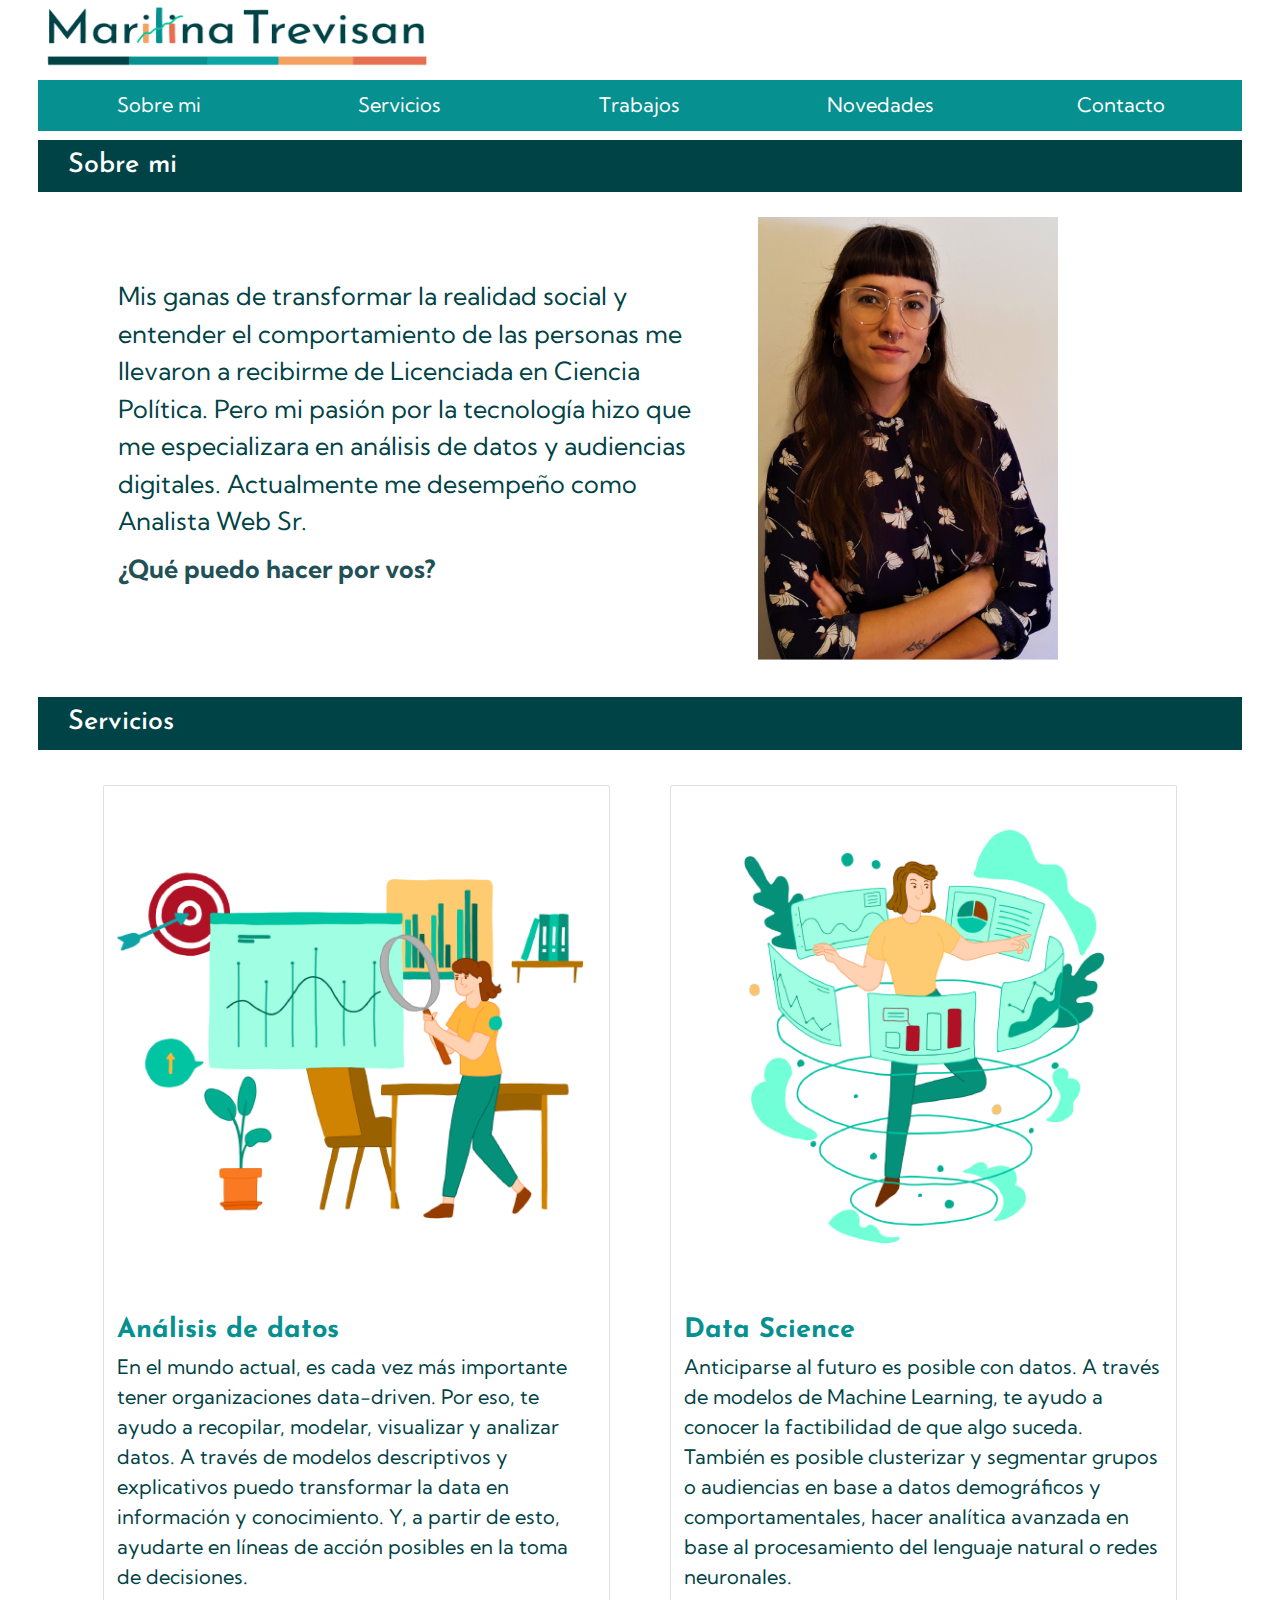
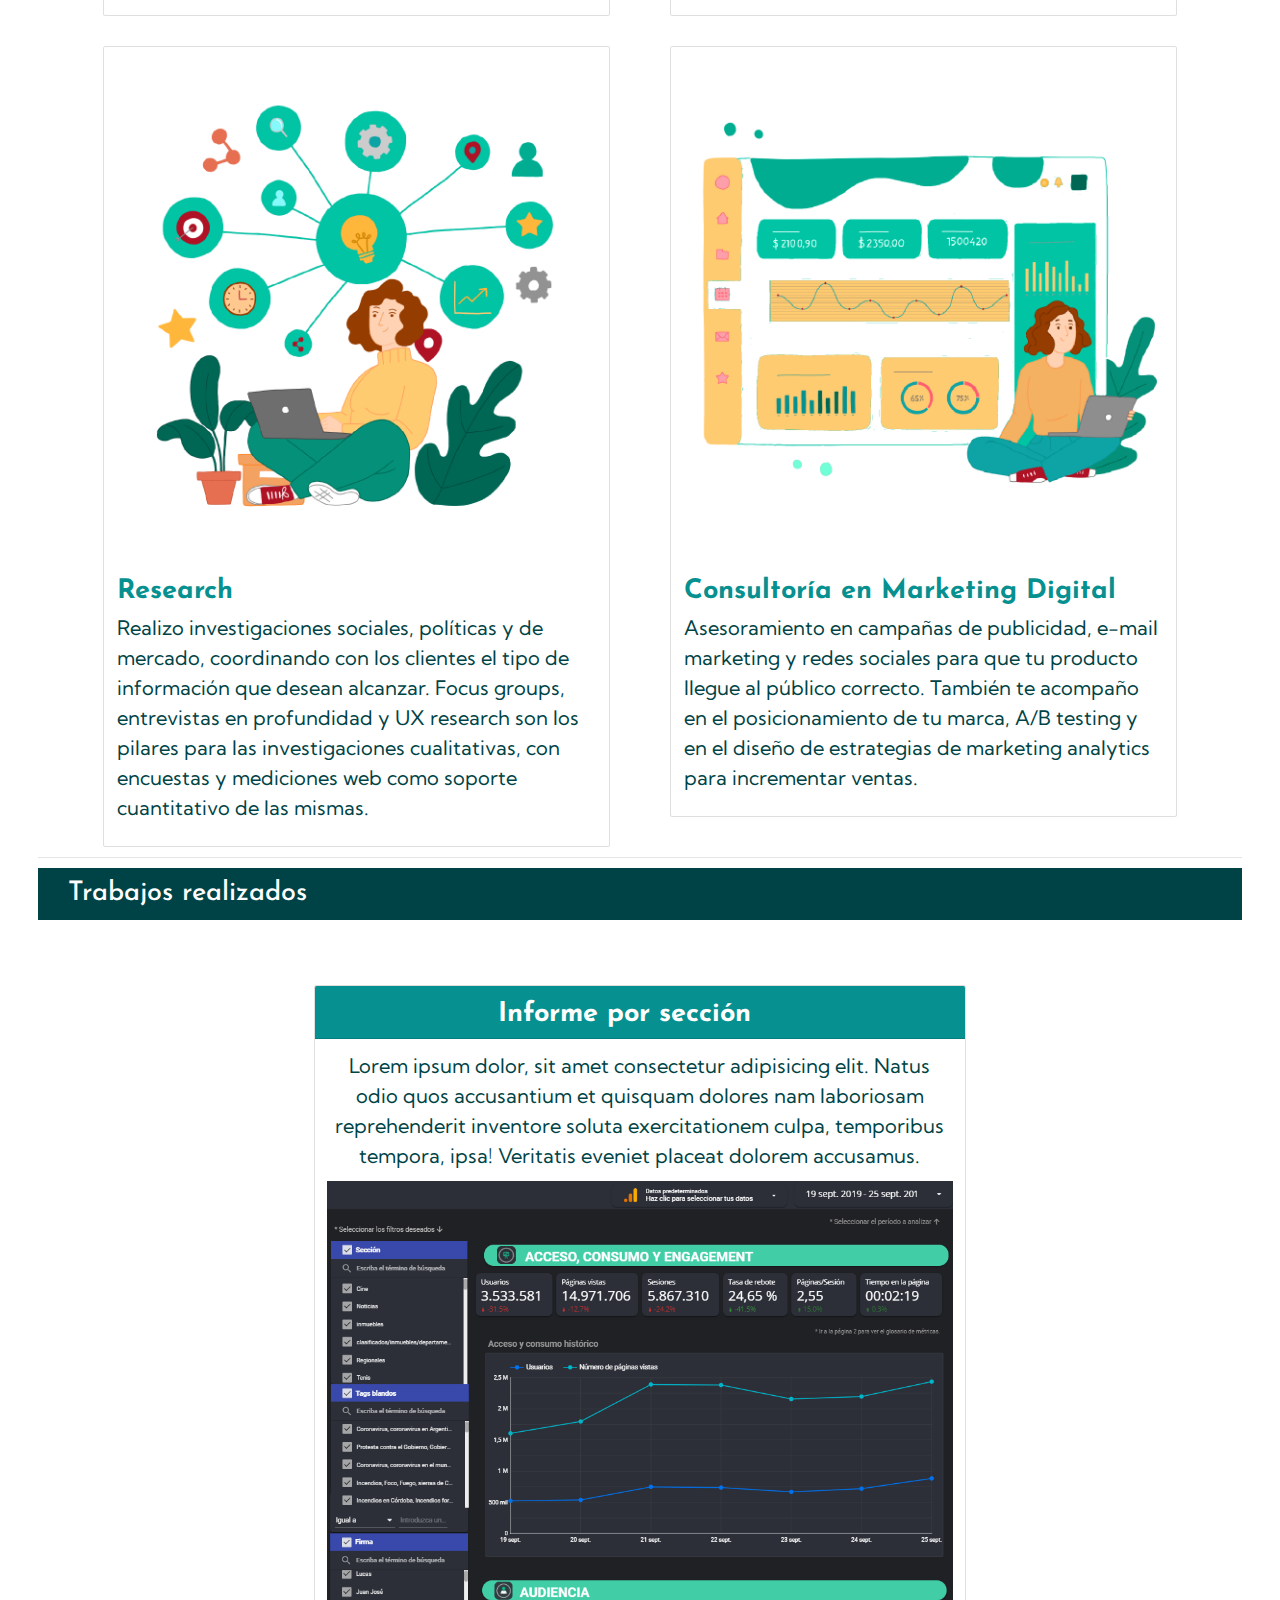
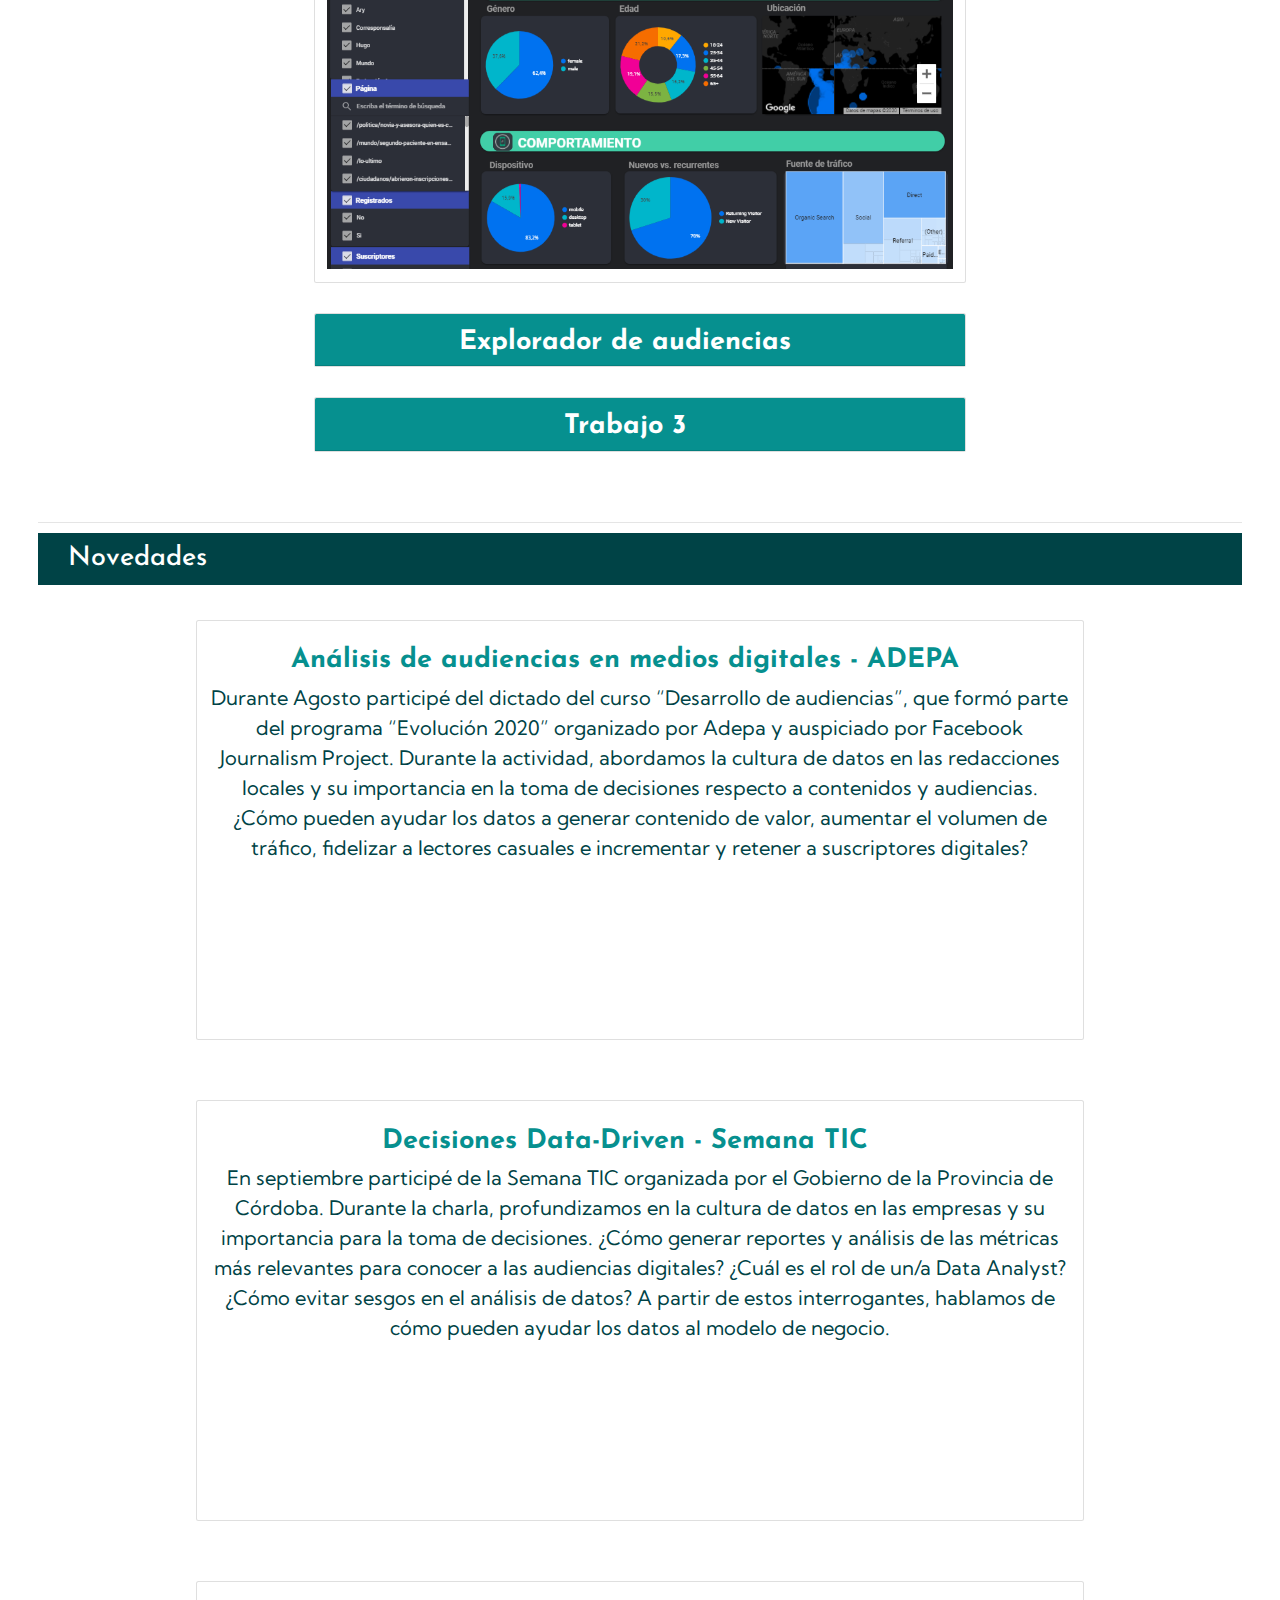
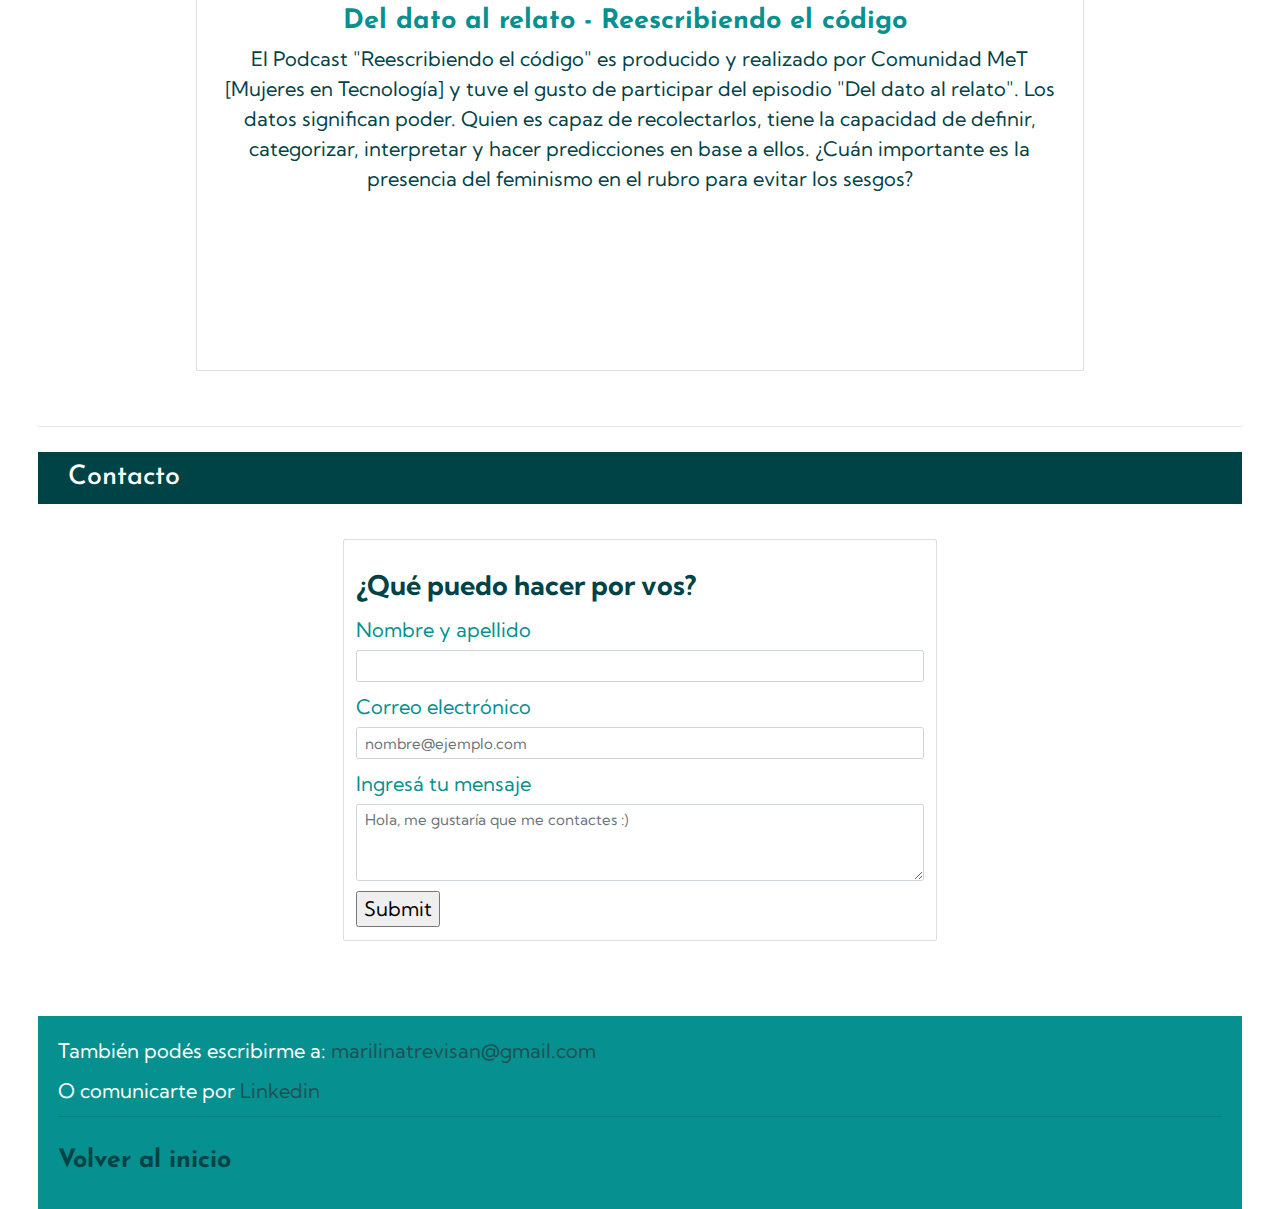
<file: index.html>
<!DOCTYPE html> 
	<html lang="es"> 
	<head>
		<meta charset="utf-8">
			<title>Marilina Trevisan</title>
	
				<link rel="stylesheet"
				href="https://stackpath.bootstrapcdn.com/bootstrap/4.5.2/css/bootstrap.min.css"
				integrity="sha384-JcKb8q3iqJ61gNV9KGb8thSsNjpSL0n8PARn9HuZOnIxN0hoP+VmmDGMN5t9UJ0Z"
				crossorigin="anonymous">
				<meta name="viewport" content="width=device-width, initial-scale=1, shrink-to-fit=no">
				<meta name="viewport" content="width=device-width, user-scalable=no">
				<link href="https://fonts.googleapis.com/css2?family=Balsamiq+Sans&family=Josefin+Sans&family=Kumbh+Sans:wght@300;400;700&family=Lato:ital,wght@0,400;0,700;0,900;1,400;1,700&family=Poppins:wght@700&display=swap" rel="stylesheet">
				<link rel="stylesheet" type="text/css" href="estilo.css">
				<link rel="stylesheet" href="https://cdnjs.cloudflare.com/ajax/libs/animate.css/4.1.1/animate.min.css">
  				<meta name="description" content="Sitio web de Marilina Trevisan, analista de datos, Data Scientist y consultora en Marketing digital. Servicios disponibles y contacto por trabajos de consultoría.">
				<meta name="keywords" content="Data Analytics, Data Science, Marketing Digital, Python, Análisis de datos, Consultoría.">
</head>



<body class="body">
<!------------------   HEADER  ------------------------->


<div class="contenedorMenu">
	<header>


		<div id="inicio">
			<a href="index.html">
				<img src="img/logo2.png" class="img-fluid" id="header__logo" alt="logo" height="150" width="200">
			</a>
		</div>


		<div class="menu">	
			<nav class="animate__animated animate__slideInRight" >
				<ul>
					<li><a class="boton__menu" href="#sobremi"> Sobre mi </a></li>
					<li><a class="boton__menu" href="#servicios"> Servicios </a></li>
					<li><a class="boton__menu" href="#contenedorTrabajos"> Trabajos </a></li>
					<li><a class="boton__menu" href="#contenedorNovedades"> Novedades </a></li>
					<li><a class="boton__menu" href="#contacto"> Contacto </a></li>
				</ul>
			</nav>
		</div>
	
</div>


<!------------------   SOBRE MI  ------------------------->

	<div id="sobremi">
		<h1 class="seccion" class="titulosobremi" class="animate__animated animate__fadeInLeft">Sobre mi</h1>
			<div id="contenedorSobreMi">
				<div class="row">		
					<div class="col-lg-7 col-md-8 col-sm-6">
						<p class="sobremi_texto"> 
						Mis ganas de transformar la realidad social y entender el comportamiento de las personas me llevaron a recibirme de Licenciada en Ciencia Política. Pero mi pasión por la tecnología hizo que me especializara en análisis de datos y audiencias digitales. Actualmente me desempeño como Analista Web Sr. </p>
						<div class="ContenedorQuePuedoHacerPorVos">
							<a class="QuePuedoHacerPorVos" href="#contacto"><b>¿Qué puedo hacer por vos?  </b></a>
						</div>
					</div>
				
		
					<div class="col-5 col-md-3 col-sm-3">
						<div id="fotomarilina" class="fotomarilina"> 
						<!--<img src="https://drive.google.com/uc?id=15z1YVQ_82-tCj7uxIGwopprrvrwMvsy4" alt="marilinatrevisan" class="img-fluid">--> <img src="img/marilinatrevisan.jpg" alt="marilinatrevisan" class="img-fluid"> 
						</div>
					</div>
				</div>
			</div>
	</div>




<!------------------   SERVICIOS  ------------------------->
<div id="servicios">
<h1 class="seccion" class="animate__animated animate__fadeInLeft">Servicios </h1>
	

<!--
<div class="card-deck">
  <div class="col-sm-12">
    <div class="card w-25">
      <div class="card-body">
        <h3 class="subtitulos">Análisis de datos</h3>
        <img class="card-img-top" src="img/7.png" alt="analisis de datos">
        <p class="parrafo">En el mundo actual, es cada vez más importante tener organizaciones data-driven. Por eso, te ayudo a recopilar, modelar, visualizar y analizar datos. 
					A través de modelos descriptivos, explicativos y predictivos, puedo colaborar al entendimiento de la data para transformarla en información y conocimiento. Y, a partir de esto, ayudarte en líneas de acción posibles en la toma de decisiones.</p>

      </div>
    </div>
  </div>
  <div class="col-sm-6">
    <div class="card w-75">
      <div class="card-body">
        <h3 class="subtitulos">Research</h3>
        <img class="card-img-top" src="img/8.png" alt="research">

        <p class="parrafo">Realizo investigaciones sociales, políticas y de mercado, coordinando con los clientes el tipo de información que desean alcanzar. Focus groups, entrevistas en profundidad y UX research son los pilares para las investigaciones cualitativas, que responden al "cómo" y "por qué" de las cosas. 
					Mientras que las investigaciones cuantitativas permiten medir la significancia estadística de los hallazgos y responder al "cuántos".</p>
             </div>
    </div>
  </div>
</div>
</div>
-->


<div class="contenedorServicios">
	<div class="card-deck">
		<div class="col-lg-6 col-md-8 col-sm-12">
			<div class="card">
	  			<img class="card-img-top" src="img/Ilustracion8.png" alt="analisis de datos">
	 				 <div class="card-body">
	   					 <h3 class="subtitulos">Análisis de datos</h3>
	   					 <p class="parrafo">En el mundo actual, es cada vez más importante tener organizaciones data-driven. Por eso, te ayudo a recopilar, modelar, visualizar y analizar datos. 
						A través de modelos descriptivos y explicativos puedo transformar la data en información y conocimiento. Y, a partir de esto, ayudarte en líneas de acción posibles en la toma de decisiones.</p>
	    				 
	  				</div>
			</div>
		</div>	

		<div class="col-lg-6 col-md-8 col-sm-12">
			<div class="card">
	  			<img class="card-img-top" src="img/Ilustracion7.png" alt="Data Science y Analítica Avanzada">
	 				 <div class="card-body">
	   					 <h3 class="subtitulos">Data Science</h3>
	   					 <p class="parrafo">Anticiparse al futuro es posible con datos. A través de modelos de Machine Learning, te ayudo a conocer la factibilidad de que algo suceda. También es posible clusterizar y segmentar grupos o audiencias en base a datos demográficos y comportamentales, hacer analítica avanzada en base al procesamiento del lenguaje natural o redes neuronales.</p>
	    				 
	  				</div>
			</div>
		</div>

		<div class="col-lg-6 col-md-8 col-sm-12">
			<div class="card">
		  		<img class="card-img-top" src="img/Ilustracion6.png" alt="research">
 				 <div class="card-body">
   					 <h3 class="subtitulos">Research</h3>
   					 <p class="parrafo">Realizo investigaciones sociales, políticas y de mercado, coordinando con los clientes el tipo de información que desean alcanzar. Focus groups, entrevistas en profundidad y UX research son los pilares para las investigaciones cualitativas, con encuestas y mediciones web como soporte cuantitativo de las mismas.</p>
    				 
  				</div>
  			</div>
		</div>
	


		<div class="col-lg-6 col-md-8 col-sm-12">
			<div class="card">
	  			<img class="card-img-top" src="img/Ilustracion5.png" alt="Consultoría en Marketing Digital">
	 				 <div class="card-body">
	   					 <h3 class="subtitulos">Consultoría en Marketing Digital</h3>
	   					 <p class="parrafo">Asesoramiento en campañas de publicidad, e-mail marketing y redes sociales para que tu producto llegue al público correcto. También te acompaño en el posicionamiento de tu marca, A/B testing y en el diseño de estrategias de marketing analytics para incrementar ventas. </p>
	    				 
	  				</div>
			</div>
		</div>
	</div>	
</div>



<!--
<div id="carouselExampleCaptions" class="carousel slide" data-ride="carousel">
  <ol class="carousel-indicators">
    <li data-target="#carouselExampleCaptions" data-slide-to="0" class="active"></li>
    <li data-target="#carouselExampleCaptions" data-slide-to="1"></li>
    <li data-target="#carouselExampleCaptions" data-slide-to="2"></li>
  </ol>
  <div class="carousel-inner">
    <div class="carousel-item active">
      <img src="img/1.png" class="d-block w-80" class="img-fluid" alt="asesoramiento" height="920px" width="1080">
      <div class="carousel-caption d-none d-md-block">
        <h5>Consultoría y asesoramiento</h5>
              <p>Consultoría y asesoramiento</p>
      </div>
    </div>
    <div class="carousel-item">
      <img src="img/2.png" class="d-block w-80" class="img-fluid" alt="Análisis de datos">
      <div class="carousel-caption d-none d-md-block">
        <h5>Análisis de datos</h5>
       <p>Análisis de datos.</p>
      </div>
    </div>
    <div class="carousel-item">
      <img src="img/3.png" class="d-block w-80" class="img-fluid" alt="otra imagen">
      <div class="carousel-caption d-none d-md-block">
        <h5>Seguimiento de proyectos</h5>
              <p>Seguimiento de proyectos.</p> 
      </div>
    </div>
  </div>
  <a class="carousel-control-prev" href="#carouselExampleCaptions" role="button" data-slide="prev">
    <span class="carousel-control-prev-icon" aria-hidden="true"></span>
    <span class="sr-only">Previous</span>
  </a>
  <a class="carousel-control-next" href="#carouselExampleCaptions" role="button" data-slide="next">
    <span class="carousel-control-next-icon" aria-hidden="true"></span>
    <span class="sr-only">Next</span>
  </a>
</div> -->

<hr>

<!------------------   TRABAJOS REALIZADOS  ------------------------->

<div id="contenedorTrabajos">

<h1 class="seccion" class="animate__animated animate__fadeInLeft">Trabajos realizados</h1>

	<section id="trabajos_realizados">
	<div class="col d-flex justify-content-center">
		<div class="col-lg-8 col-md-11 col-sm-12">
		<div class="trabajosRealizados">			
		<div id="accordion">
		  <div class="card">
		    <div class="card-header" id="headingOne">
		      <h5 class="mb-0">
		        <button class="btn btn-link" data-toggle="collapse" data-target="#collapseOne" aria-expanded="true" aria-controls="collapseOne">
		          <h3 class="subtitulos">Informe por sección</h3>
		        </button>
		      </h5>
		    </div>

		    <div id="collapseOne" class="collapse show" aria-labelledby="headingOne" data-parent="#accordion">
		      <div class="card-body">
		       <p class="parrafo">Lorem ipsum dolor, sit amet consectetur adipisicing elit. Natus odio quos accusantium et quisquam dolores nam laboriosam reprehenderit inventore soluta exercitationem culpa, temporibus tempora, ipsa! Veritatis eveniet placeat dolorem accusamus.</p>
		       <div class="contenedorExplorador">
		     	  <img class="img-fluid" src="img/informe_por_seccion1.png" alt="marilinatrevisan"></div>
		       </div>
		      </div>
		    </div>
		  </div>
		  <div class="card">
		    <div class="card-header" id="headingTwo">
		      <h5 class="mb-0">
		        <button class="btn btn-link collapsed" data-toggle="collapse" data-target="#collapseTwo" aria-expanded="false" aria-controls="collapseTwo">
		          <h3 class="subtitulos">Explorador de audiencias</h3>
		        </button>
		      </h5>
		    </div>
		    <div id="collapseTwo" class="collapse" aria-labelledby="headingTwo" data-parent="#accordion">
		      <div class="card-body">
		       <p class="parrafo">Lorem ipsum dolor sit amet consectetur, adipisicing elit. Ipsum, officiis illo vel id earum, iste obcaecati nihil error sit itaque saepe cumque enim, debitis nobis harum voluptate, atque porro ab.</p>
		      </div>
		    </div>
		  </div>
		  <div class="card">
		    <div class="card-header" id="headingThree">
		      <h5 class="mb-0">
		        <button class="btn btn-link collapsed" data-toggle="collapse" data-target="#collapseThree" aria-expanded="false" aria-controls="collapseThree">
		          <h3 class="subtitulos">Trabajo 3</h3>
		        </button>
		      </h5>
		    </div>
		    <div id="collapseThree" class="collapse" aria-labelledby="headingThree" data-parent="#accordion">
		      <div class="card-body">
		        <p class="parrafo">Lorem ipsum dolor sit amet consectetur adipisicing elit. Quibusdam a voluptates aliquam, corrupti! Corporis, similique impedit, explicabo, officiis enim nulla sapiente iusto nihil perspiciatis sed facilis repellendus totam soluta, atque?</p>
		      </div>
		    </div>
		  </div>
		</div>
			

</section>
<hr>
</div>


<!------------------   NOVEDADES  ------------------------->
<div id="contenedorNovedades">
<h1 class="seccion" class="animate__animated animate__fadeInLeft">Novedades</h1>


<article>

	<div class="col d-flex justify-content-center">
		<div class="col-lg-10 col-md-11 col-sm-12">
			<div class="card text-center">
		  		<div class="card-body"> 			
					<h3 class="subtitulos">Análisis de audiencias en medios digitales - ADEPA</h3>

						<div class="contenedorVideo">			
							<div><p class="parrafo">Durante Agosto participé del dictado del curso “Desarrollo de audiencias”, que  formó parte del programa “Evolución 2020” organizado por Adepa y auspiciado por Facebook Journalism Project. Durante la actividad, abordamos la cultura de datos en las redacciones locales y su importancia en la toma de decisiones respecto a contenidos y audiencias. ¿Cómo pueden ayudar los datos a generar contenido de valor, aumentar el volumen de tráfico, fidelizar a lectores casuales e incrementar y retener a suscriptores digitales?
							</p></div>

								<div id="videoAdepa">
								<iframe width="560" height="315" src="https://www.youtube.com/embed/8gmEB5wsF4w" frameborder="0" allow="accelerometer; autoplay; clipboard-write; encrypted-media; gyroscope; picture-in-picture" allowfullscreen></iframe>
						</div>
					</div>
				</div>
			</div>
		</div>
	</div>


<div class="col d-flex justify-content-center">
	<div class="col-lg-10 col-md-11 col-sm-12">
		<div class="card text-center">
		  	<div class="card-body"> 	
				<h3 class="subtitulos">Decisiones Data-Driven - Semana TIC</h3>
					<p class="parrafo">En septiembre participé de la Semana TIC organizada por el Gobierno de la Provincia de Córdoba. Durante la charla, profundizamos en la cultura de datos en las empresas y su importancia para la toma de decisiones. ¿Cómo generar reportes y análisis de las métricas más relevantes para conocer a las audiencias digitales? ¿Cuál es el rol de un/a Data Analyst? ¿Cómo evitar sesgos en el análisis de datos? A partir de estos interrogantes, hablamos de cómo pueden ayudar los datos al modelo de negocio.</p>

				<iframe width="560" height="315" src="https://www.youtube.com/embed/0AmyywIbiwo" frameborder="0" allow="accelerometer; autoplay; clipboard-write; encrypted-media; gyroscope; picture-in-picture" allowfullscreen></iframe>		
			</div>
		</div>
	</div>
</div>

<div class="col d-flex justify-content-center">
	<div class="col-lg-10 col-md-11 col-sm-12">
		<div class="card text-center">
		  	<div class="card-body"> 
				<h3 class="subtitulos">Del dato al relato - Reescribiendo el código</h3>
					<p class="parrafo"> El Podcast "Reescribiendo el código" es producido y realizado por Comunidad MeT [Mujeres en Tecnología] y tuve el gusto de participar del episodio "Del dato al relato". Los datos significan poder. Quien es capaz de recolectarlos, tiene la capacidad de definir, categorizar, interpretar y hacer predicciones en base a ellos. ¿Cuán importante es la presencia del feminismo en el rubro para evitar los sesgos? </p>


				<iframe src="https://open.spotify.com/embed-podcast/episode/1XrQpGs4HKv3g4Ihz9DU9Z"  frameborder="0" allowtransparency="true" allow="encrypted-media"></iframe>
			</div>
		</div>
	</div>
</div>

</article>
</div>
	<br>
<hr>

	<hr1>

	
<br>
<!------------------   CONTACTO  ------------------------->

<div id="contacto">	
	<h1 class="seccion" class="animate__animated animate__fadeInLeft" >Contacto</h1>
		<div class="col d-flex justify-content-center">
			<div class="col-lg-7 col-md-11 col-sm-12">
				<div class="card">
				  	<div class="card-body"> 
						<form class="parrafo" >
							<legend><p class="subtitulos">¿Qué puedo hacer por vos?</p></legend>

							<form>
							  <div class="form-group">
							    <label for="exampleFormControlInput1">Nombre y apellido</label>
							    <input type="name" class="form-control" id="exampleFormControlInput1" placeholder="">
							  </div>
							  <div class="form-group">
							    <label for="exampleFormControlSelect1">Correo electrónico</label>
							     <input type="email" class="form-control" id="exampleFormControlInput2" placeholder="nombre@ejemplo.com">
							  </div>
							  <div class="form-group">
							    <label for="exampleFormControlTextarea1">Ingresá tu mensaje</label>
							    <textarea class="form-control" id="exampleFormControlTextarea1" rows="3" placeholder="Hola, me gustaría que me contactes :)"></textarea>
							  </div>
							 <input type="submit" name="Enviar formulario">


					</form>
				</div>
			</div>
	</div>
</div>

				
	<br>
	<br>
	<br>




<!------------------   FOOTER  ------------------------->
<footer>


	<div id="footer">

		<p class="parrafo"> También podés escribirme a: <a class="parrafo" href="mailto:marilinatrevisan@gmail.com">marilinatrevisan@gmail.com</a> </p>
		<p class="parrafo"> O comunicarte por 
		<a class="parrafo" href="https://linkedin.com/in/marilinatrevisan" target="_blank">Linkedin</a></p>
		<hr>
		<br>
	</div>

	<div>
		<p>
			<a class="volveralinicio" href="#sobremi">Volver al inicio</a>
		</p>
	</div>

</footer>


	<script src="https://code.jquery.com/jquery-3.5.1.slim.min.js"
						integrity="sha384-DfXdz2htPH0lsSSs5nCTpuj/zy4C+OGpamoFVy38MVBnE+IbbVYUew+OrCXaRkfj"
						crossorigin="anonymous"></script>
	<script src="https://cdn.jsdelivr.net/npm/popper.js@1.16.1/dist/umd/popper.min.js"
						integrity="sha384-9/reFTGAW83EW2RDu2S0VKaIzap3H66lZH81PoYlFhbGU+6BZp6G7niu735Sk7lN"
						crossorigin="anonymous"></script>
	<script src="https://stackpath.bootstrapcdn.com/bootstrap/4.5.2/js/bootstrap.min.js"
						integrity="sha384-B4gt1jrGC7Jh4AgTPSdUtOBvfO8shuf57BaghqFfPlYxofvL8/KUEfYiJOMMV+rV"
						crossorigin="anonymous"></script>


<script src="https://code.jquery.com/jquery-3.5.1.slim.min.js" integrity="sha384-DfXdz2htPH0lsSSs5nCTpuj/zy4C+OGpamoFVy38MVBnE+IbbVYUew+OrCXaRkfj" crossorigin="anonymous"></script>

</body>
</html>
</file>
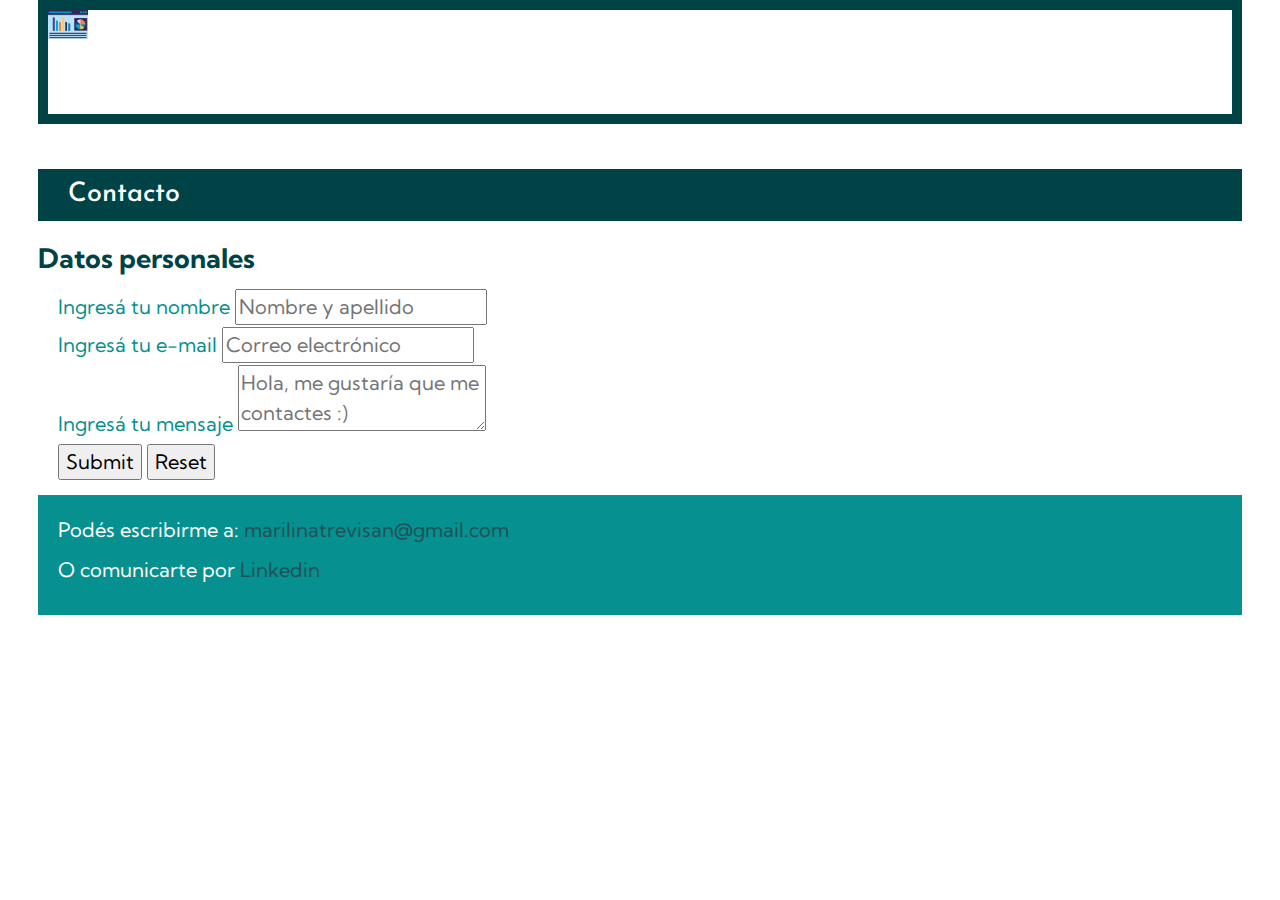
<file: contacto.html>
<!DOCTYPE html>
<html lang="en">
<head>
	<meta charset="UTF-8">
	
	<link rel="stylesheet"
					href="https://stackpath.bootstrapcdn.com/bootstrap/4.5.2/css/bootstrap.min.css"
					integrity="sha384-JcKb8q3iqJ61gNV9KGb8thSsNjpSL0n8PARn9HuZOnIxN0hoP+VmmDGMN5t9UJ0Z"
					crossorigin="anonymous">



	<meta name="viewport" content="width=device-width, user-scalable=no">

	<link href="https://fonts.googleapis.com/css2?family=Balsamiq+Sans&family=Josefin+Sans&family=Kumbh+Sans:wght@300;400;700&family=Lato:ital,wght@0,400;0,700;0,900;1,400;1,700&family=Poppins:wght@700&display=swap" rel="stylesheet">
	<link rel="stylesheet" type="text/css" href="estilo.css">
	 <link rel="stylesheet" href="https://cdnjs.cloudflare.com/ajax/libs/animate.css/4.1.1/animate.min.css"
  />
	<title>Marilina Trevisan - Contacto</title>
</head>

<body>
	
<!------------------   HEADER  ------------------------->



	<h1><header class="titulo__marilina" class="col-lg-12 col-md-12 col-sm-12"><a href="index.html"><div id="header__logo"><img src="img/logo.jpg" class="img-fluid" alt="logo" height="30" width="40" id="inicio"/></div></a></a>Marilina Trevisan</h1>		
<div class="parrafo">	
	<nav class="animate__animated animate__slideInRight" >
		<ul>
			<li><a class="boton__menu" href="sobremi.html">Sobre mi</a></li>
			<li><a class="boton__menu" href="servicios.html">Servicios</a></li>
			<li><a class="boton__menu" href="trabajos_realizados.html">Trabajos realizados</a></li>
			<li><a class="boton__menu" href="novedades.html">Novedades</a></li>
			<li><a class="boton__menu" href="contacto.html"> Contacto </a></li>
		</ul>
	</nav>
</div>
</header>



<!------------------   CONTACTO  ------------------------->

<div>	
	<h1 class="seccion" class="animate__animated animate__fadeInLeft">Contacto</h1>
		<form class="parrafo">
			<legend id="contacto"><p class="subtitulos">Datos personales</p></legend>

			<fieldset> 

			<div>


			<label>Ingresá tu nombre</label>
			<input type="text" name="" placeholder="Nombre y apellido">
			</div>

			<div>
			<label>Ingresá tu e-mail</label>
			<input type="text" name="" placeholder="Correo electrónico">
			</div>

			<div>	

			<label>Ingresá tu mensaje</label>

			<textarea placeholder="Hola, me gustaría que me contactes :)"></textarea>
			</div>


			
			<input type="submit" name="Enviar formulario">
			<input type="reset" name="Borrar formulario">


</fieldset>
</form>
</div>
				
	<br>

<!------------------   FOOTER  ------------------------->
<footer>

	<p class="parrafo"> Podés escribirme a: <a class="parrafo" href="mailto:marilinatrevisan@gmail.com">marilinatrevisan@gmail.com</a> </p>
	<p class="parrafo"> O comunicarte por 
	<a class="parrafo" href="https://linkedin.com/in/marilinatrevisan" target="_blank">Linkedin</a></p>



</footer>


	<script src="https://code.jquery.com/jquery-3.5.1.slim.min.js"
						integrity="sha384-DfXdz2htPH0lsSSs5nCTpuj/zy4C+OGpamoFVy38MVBnE+IbbVYUew+OrCXaRkfj"
						crossorigin="anonymous"></script>
	<script src="https://cdn.jsdelivr.net/npm/popper.js@1.16.1/dist/umd/popper.min.js"
						integrity="sha384-9/reFTGAW83EW2RDu2S0VKaIzap3H66lZH81PoYlFhbGU+6BZp6G7niu735Sk7lN"
						crossorigin="anonymous"></script>
	<script src="https://stackpath.bootstrapcdn.com/bootstrap/4.5.2/js/bootstrap.min.js"
						integrity="sha384-B4gt1jrGC7Jh4AgTPSdUtOBvfO8shuf57BaghqFfPlYxofvL8/KUEfYiJOMMV+rV"
						crossorigin="anonymous"></script>


<script src="https://code.jquery.com/jquery-3.5.1.slim.min.js" integrity="sha384-DfXdz2htPH0lsSSs5nCTpuj/zy4C+OGpamoFVy38MVBnE+IbbVYUew+OrCXaRkfj" crossorigin="anonymous"></script>


</body>
</html>
</file>
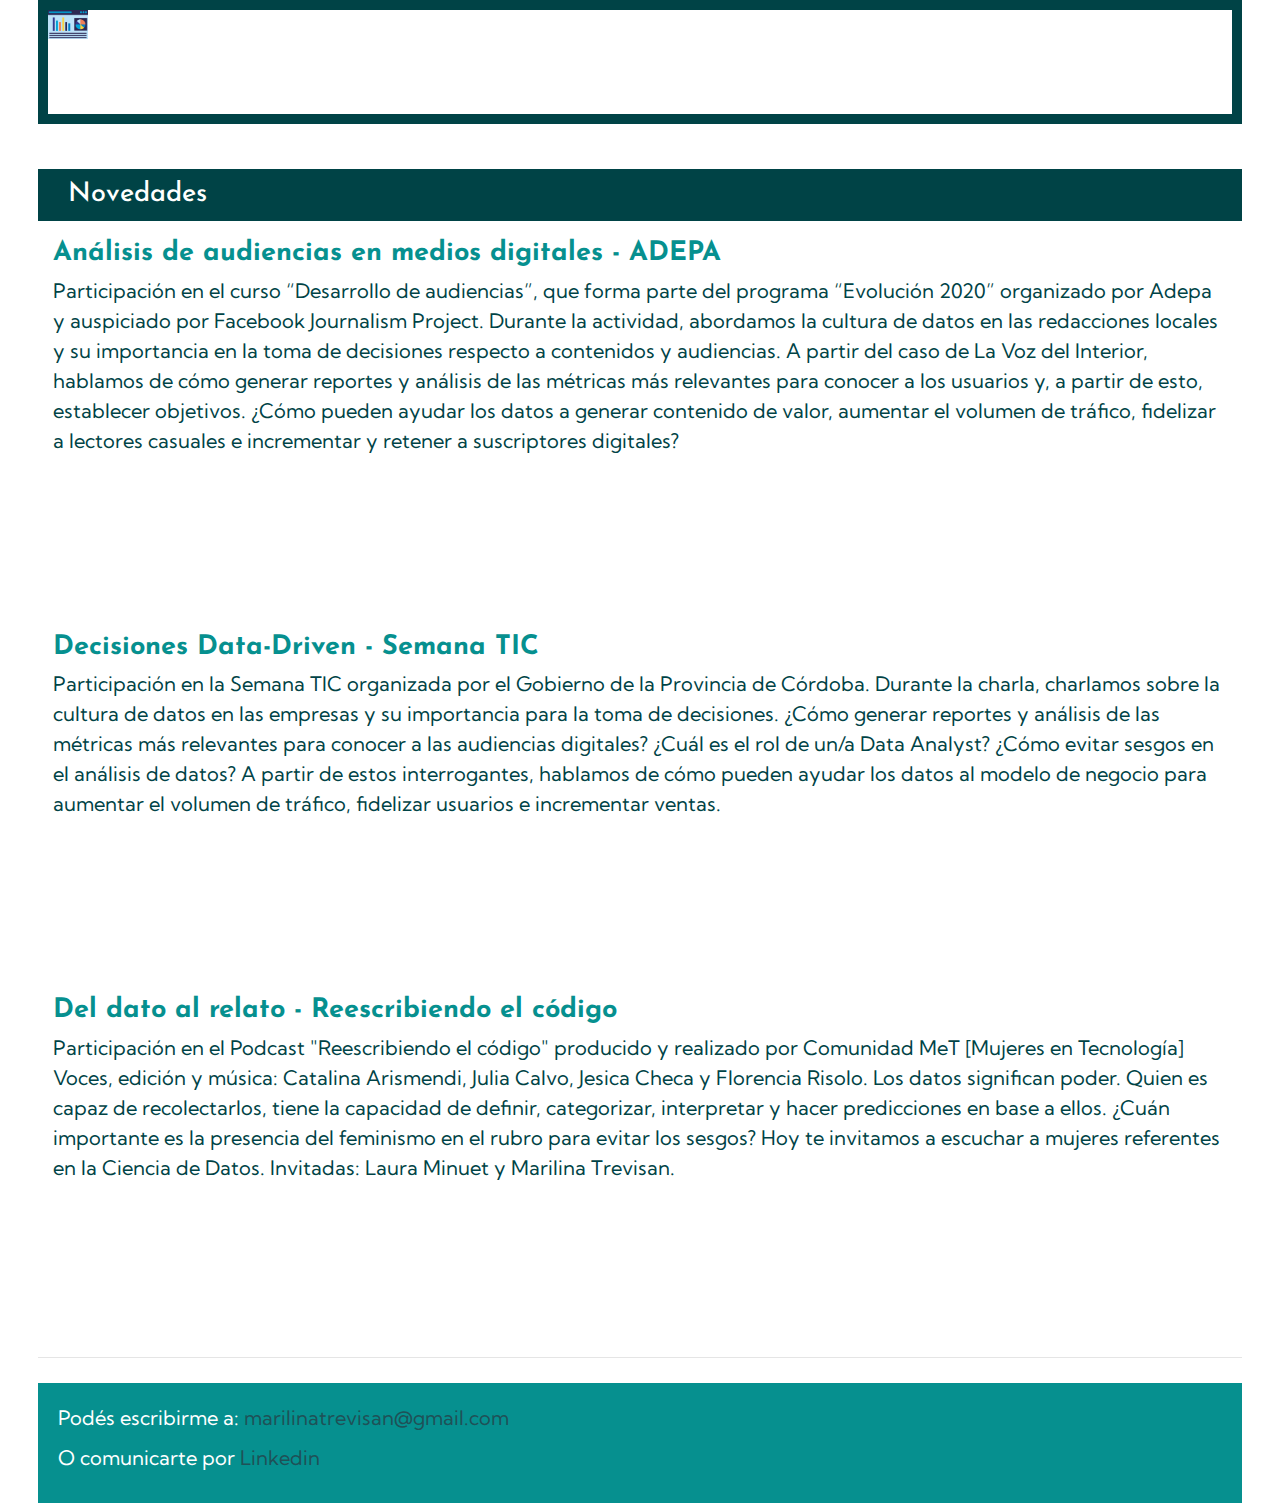
<file: novedades.html>
<!DOCTYPE html>
<html lang="en">
<head>
	<meta charset="UTF-8">

	<link rel="stylesheet"
					href="https://stackpath.bootstrapcdn.com/bootstrap/4.5.2/css/bootstrap.min.css"
					integrity="sha384-JcKb8q3iqJ61gNV9KGb8thSsNjpSL0n8PARn9HuZOnIxN0hoP+VmmDGMN5t9UJ0Z"
					crossorigin="anonymous">



	<meta name="viewport" content="width=device-width, user-scalable=no">

	<link href="https://fonts.googleapis.com/css2?family=Balsamiq+Sans&family=Josefin+Sans&family=Kumbh+Sans:wght@300;400;700&family=Lato:ital,wght@0,400;0,700;0,900;1,400;1,700&family=Poppins:wght@700&display=swap" rel="stylesheet">
	<link rel="stylesheet" type="text/css" href="estilo.css">
	 <link rel="stylesheet" href="https://cdnjs.cloudflare.com/ajax/libs/animate.css/4.1.1/animate.min.css">

	<title>Marilina Trevisan - Novedades</title>
</head>

<body>
	

<!------------------   HEADER  ------------------------->	

	<h1><header class="titulo__marilina" class="col-lg-12 col-md-12 col-sm-12"><a href="index.html"><div id="header__logo"><img src="img/logo.jpg" class="img-fluid" alt="logo" height="30" width="40" id="inicio"/></div></a></a>Marilina Trevisan</h1>		
<div class="parrafo">	
	<nav class="animate__animated animate__slideInRight" >
		<ul>
			<li><a class="boton__menu" href="sobremi.html">Sobre mi</a></li>
			<li><a class="boton__menu" href="servicios.html">Servicios</a></li>
			<li><a class="boton__menu" href="trabajos_realizados.html">Trabajos realizados</a></li>
			<li><a class="boton__menu" href="novedades.html">Novedades</a></li>
			<li><a class="boton__menu" href="contacto.html"> Contacto </a></li>
		</ul>
	</nav>
</div>
</header>


<!------------------   NOVEDADES  ------------------------->

<h1 class="seccion" class="animate__animated animate__fadeInLeft">Novedades</h1>
<div>
<article class="col-lg-12 col-md-12 col-sm-12">
	<h3 class="subtitulos">Análisis de audiencias en medios digitales - ADEPA</h3>
			<p class="parrafo">Participación en el curso “Desarrollo de audiencias”, que  forma parte del programa “Evolución 2020” organizado por Adepa y auspiciado por Facebook Journalism Project. Durante la actividad, abordamos la cultura de datos en las redacciones locales y su importancia en la toma de decisiones respecto a contenidos y audiencias. A partir del caso de La Voz del Interior, hablamos de cómo generar reportes y análisis de las métricas más relevantes para conocer a los usuarios y, a partir de esto, establecer objetivos. ¿Cómo pueden ayudar los datos a generar contenido de valor, aumentar el volumen de tráfico, fidelizar a lectores casuales e incrementar y retener a suscriptores digitales?
</p>

<iframe width="560" height="315" src="https://www.youtube.com/embed/8gmEB5wsF4w" frameborder="0" allow="accelerometer; autoplay; clipboard-write; encrypted-media; gyroscope; picture-in-picture" allowfullscreen></iframe>


<h3 class="subtitulos">Decisiones Data-Driven - Semana TIC</h3>
			<p class="parrafo">Participación en la Semana TIC organizada por el Gobierno de la Provincia de Córdoba. Durante la charla, charlamos sobre la cultura de datos en las empresas y su importancia para la toma de decisiones. ¿Cómo generar reportes y análisis de las métricas más relevantes para conocer a las audiencias digitales? ¿Cuál es el rol de un/a Data Analyst? ¿Cómo evitar sesgos en el análisis de datos? A partir de estos interrogantes, hablamos de cómo pueden ayudar los datos al modelo de negocio para aumentar el volumen de tráfico, fidelizar usuarios e incrementar ventas.</p>

<iframe width="560" height="315" src="https://www.youtube.com/embed/0AmyywIbiwo" frameborder="0" allow="accelerometer; autoplay; clipboard-write; encrypted-media; gyroscope; picture-in-picture" allowfullscreen></iframe>

			<h3 class="subtitulos">Del dato al relato - Reescribiendo el código</h3>
			<p class="parrafo"> Participación en el Podcast "Reescribiendo el código" producido y realizado por Comunidad MeT [Mujeres en Tecnología] Voces, edición y música: Catalina Arismendi, Julia Calvo, Jesica Checa y Florencia Risolo. Los datos significan poder. Quien es capaz de recolectarlos, tiene la capacidad de definir, categorizar, interpretar y hacer predicciones en base a ellos. ¿Cuán importante es la presencia del feminismo en el rubro para evitar los sesgos? Hoy te invitamos a escuchar a mujeres referentes en la Ciencia de Datos. Invitadas: Laura Minuet y Marilina Trevisan. </p>

</div>
<iframe src="https://open.spotify.com/embed-podcast/episode/1XrQpGs4HKv3g4Ihz9DU9Z" width="100%" height="232" frameborder="0" allowtransparency="true" allow="encrypted-media"></iframe>

</article>
	<br>
<hr>
<!--
	<table border="1">
		<tr>
			<td>Producto </td>
			<td>Precio</td>
			<td>Duración</td>	

		</tr>
		<tr>
			<td>Producto 1</td>
			<td>$3000</td>	
			<td>1 mes</td>		
		</tr>
		<tr>
			<td>Producto 2</td>
			<td>$6000</td>	
			<td>2 mes</td>		
		</tr>	</table>


-->
	<hr1>
		<br>



<!------------------   FOOTER  ------------------------->
<footer>

	<p class="parrafo"> Podés escribirme a: <a class="parrafo" href="mailto:marilinatrevisan@gmail.com">marilinatrevisan@gmail.com</a> </p>
	<p class="parrafo"> O comunicarte por 
	<a class="parrafo" href="https://linkedin.com/in/marilinatrevisan" target="_blank">Linkedin</a></p>



</footer>


	<script src="https://code.jquery.com/jquery-3.5.1.slim.min.js"
						integrity="sha384-DfXdz2htPH0lsSSs5nCTpuj/zy4C+OGpamoFVy38MVBnE+IbbVYUew+OrCXaRkfj"
						crossorigin="anonymous"></script>
	<script src="https://cdn.jsdelivr.net/npm/popper.js@1.16.1/dist/umd/popper.min.js"
						integrity="sha384-9/reFTGAW83EW2RDu2S0VKaIzap3H66lZH81PoYlFhbGU+6BZp6G7niu735Sk7lN"
						crossorigin="anonymous"></script>
	<script src="https://stackpath.bootstrapcdn.com/bootstrap/4.5.2/js/bootstrap.min.js"
						integrity="sha384-B4gt1jrGC7Jh4AgTPSdUtOBvfO8shuf57BaghqFfPlYxofvL8/KUEfYiJOMMV+rV"
						crossorigin="anonymous"></script>


<script src="https://code.jquery.com/jquery-3.5.1.slim.min.js" integrity="sha384-DfXdz2htPH0lsSSs5nCTpuj/zy4C+OGpamoFVy38MVBnE+IbbVYUew+OrCXaRkfj" crossorigin="anonymous"></script>

	</body>
	</html>
</file>
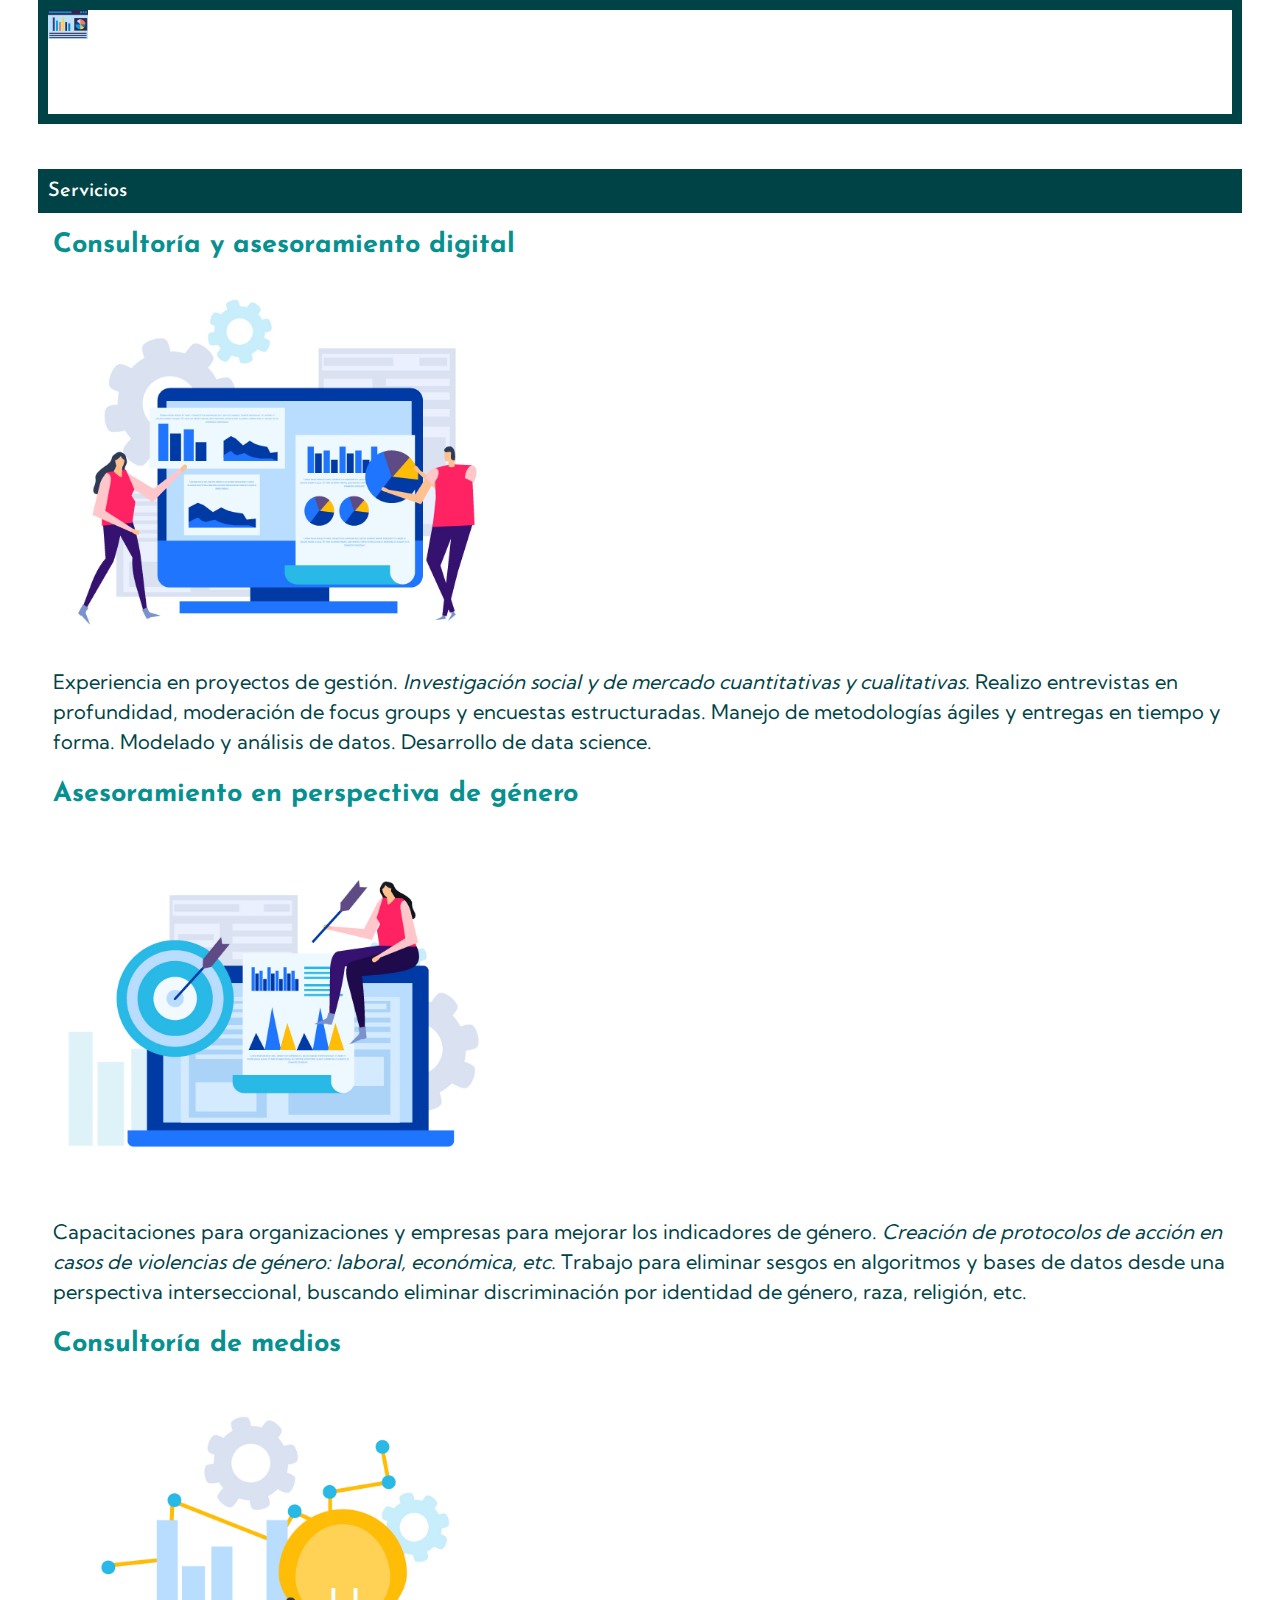
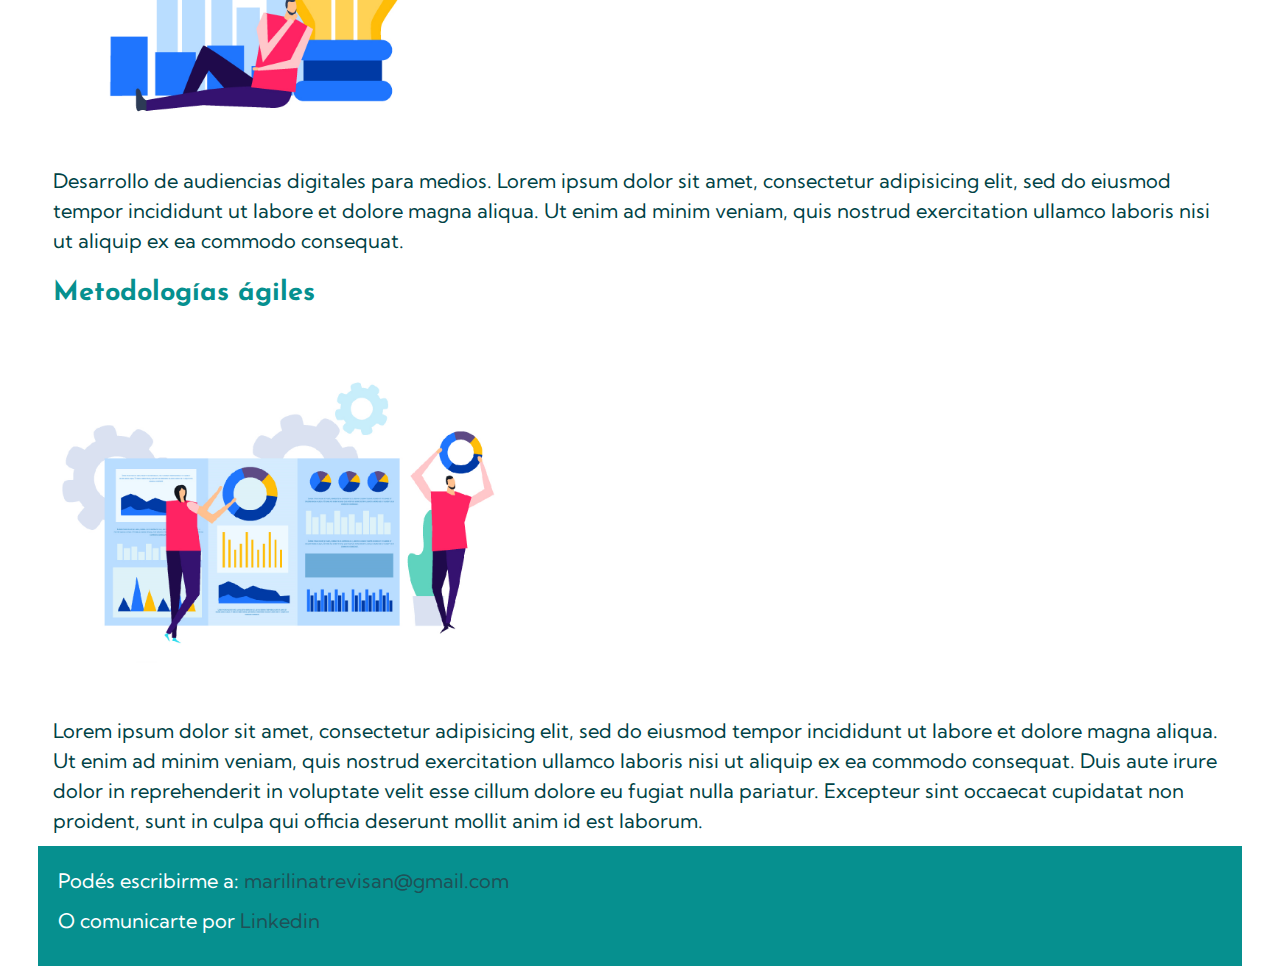
<file: servicios.html>
<!DOCTYPE html>
<html lang="en">
<head>
	<meta charset="UTF-8">
	<link rel="stylesheet"
					href="https://stackpath.bootstrapcdn.com/bootstrap/4.5.2/css/bootstrap.min.css"
					integrity="sha384-JcKb8q3iqJ61gNV9KGb8thSsNjpSL0n8PARn9HuZOnIxN0hoP+VmmDGMN5t9UJ0Z"
					crossorigin="anonymous">



	<meta name="viewport" content="width=device-width, user-scalable=no">

	<link href="https://fonts.googleapis.com/css2?family=Balsamiq+Sans&family=Josefin+Sans&family=Kumbh+Sans:wght@300;400;700&family=Lato:ital,wght@0,400;0,700;0,900;1,400;1,700&family=Poppins:wght@700&display=swap" rel="stylesheet">
	<link rel="stylesheet" type="text/css" href="estilo.css">
	 <link rel="stylesheet" href="https://cdnjs.cloudflare.com/ajax/libs/animate.css/4.1.1/animate.min.css">

	<title>Marilina Trevisan - Servicios</title>
</head>

<body>

	<h1><header class="titulo__marilina"><a href="index.html"><div id="header__logo"><img src="img/logo.jpg" class="img-fluid" alt="logo" height="30" width="40" id="inicio"/></div></a></a>Marilina Trevisan</h1>	


<div class="parrafo">	
	<nav>
			<ul>
				<li><a class="boton__menu" href="sobremi.html">Sobre mi</a></li>
				<li><a class="boton__menu" href="servicios.html">Servicios</a></li>
				<li><a class="boton__menu" href="trabajos_realizados.html">Trabajos realizados</a></li>
				<li><a class="boton__menu" href="novedades.html">Novedades</a></li>
				<li><a class="boton__menu" href="contacto.html"> Contacto </a></li>
			</ul>
	</nav>
</div>
</header>



	<h1 class="animate__animated animate__fadeInLeft">Servicios </h1>
	<div id="servicios" class="col-lg-12 col-md-12 col-sm-12">

	<section>		

			<div>

				<h3 class="subtitulos">Consultoría y asesoramiento digital</h3>
				<img class="img__servicios" src="img/1.png" alt="consultoria" height="400">
					<p class="parrafo">Experiencia en proyectos de gestión. <em>Investigación social y de mercado cuantitativas y cualitativas.</em> Realizo entrevistas en profundidad, moderación de focus groups y encuestas estructuradas. Manejo de metodologías ágiles y entregas en tiempo y forma. Modelado y análisis de datos. Desarrollo de data science.
					</p>
			</div>

			<div>
				<h3 class="subtitulos">Asesoramiento en perspectiva de género</h3>
				<img class="img__servicios" id="servicio2" src="img/2.png" alt="servicio2" height="400">
					<p class="parrafo">Capacitaciones para organizaciones y empresas para mejorar los indicadores de género. <em>Creación de protocolos de acción en casos de violencias de género: laboral, económica, etc. </em> Trabajo para eliminar sesgos en algoritmos y bases de datos desde una perspectiva interseccional, buscando eliminar discriminación por identidad de género, raza, religión, etc.
					 </p>
			</div>


			<div>
				<h3 class="subtitulos" id="desarrollo">Consultoría de medios</h3>
				<img class="img__servicios" id="servicio3" src="img/3.png" alt="servicio3" height="400">
					<p class="parrafo">Desarrollo de audiencias digitales para medios. Lorem ipsum dolor sit amet, consectetur adipisicing elit, sed do eiusmod
					tempor incididunt ut labore et dolore magna aliqua. Ut enim ad minim veniam,
					quis nostrud exercitation ullamco laboris nisi ut aliquip ex ea commodo
					consequat.
					</p>
			</div>


			<div>
				<h3 class="subtitulos">Metodologías ágiles</h3>
				<img class="img__servicios" id="servicio4" src="img/4.png" alt="servicio4" height="400">
					<p class="parrafo">Lorem ipsum dolor sit amet, consectetur adipisicing elit, sed do eiusmod
				tempor incididunt ut labore et dolore magna aliqua. Ut enim ad minim veniam,
				quis nostrud exercitation ullamco laboris nisi ut aliquip ex ea commodo
				consequat. Duis aute irure dolor in reprehenderit in voluptate velit esse
				cillum dolore eu fugiat nulla pariatur. Excepteur sint occaecat cupidatat non
				proident, sunt in culpa qui officia deserunt mollit anim id est laborum.
			
				</p>
			</div>
<!--			<a href="#desarrollo">Ir a Consultoría de medios</a>
			<br>
			<a href="#asesoramiento">Ir a Asesoramiento con perspectiva de género</a>
-->


	
	</section>
</div>



<footer >

	<p class="parrafo"> Podés escribirme a: <a class="parrafo" href="mailto:marilinatrevisan@gmail.com">marilinatrevisan@gmail.com</a> </p>
	<p class="parrafo"> O comunicarte por 
	<a class="parrafo" href="https://linkedin.com/in/marilinatrevisan" target="_blank">Linkedin</a></p>



</footer>
</body>
</html>
</file>
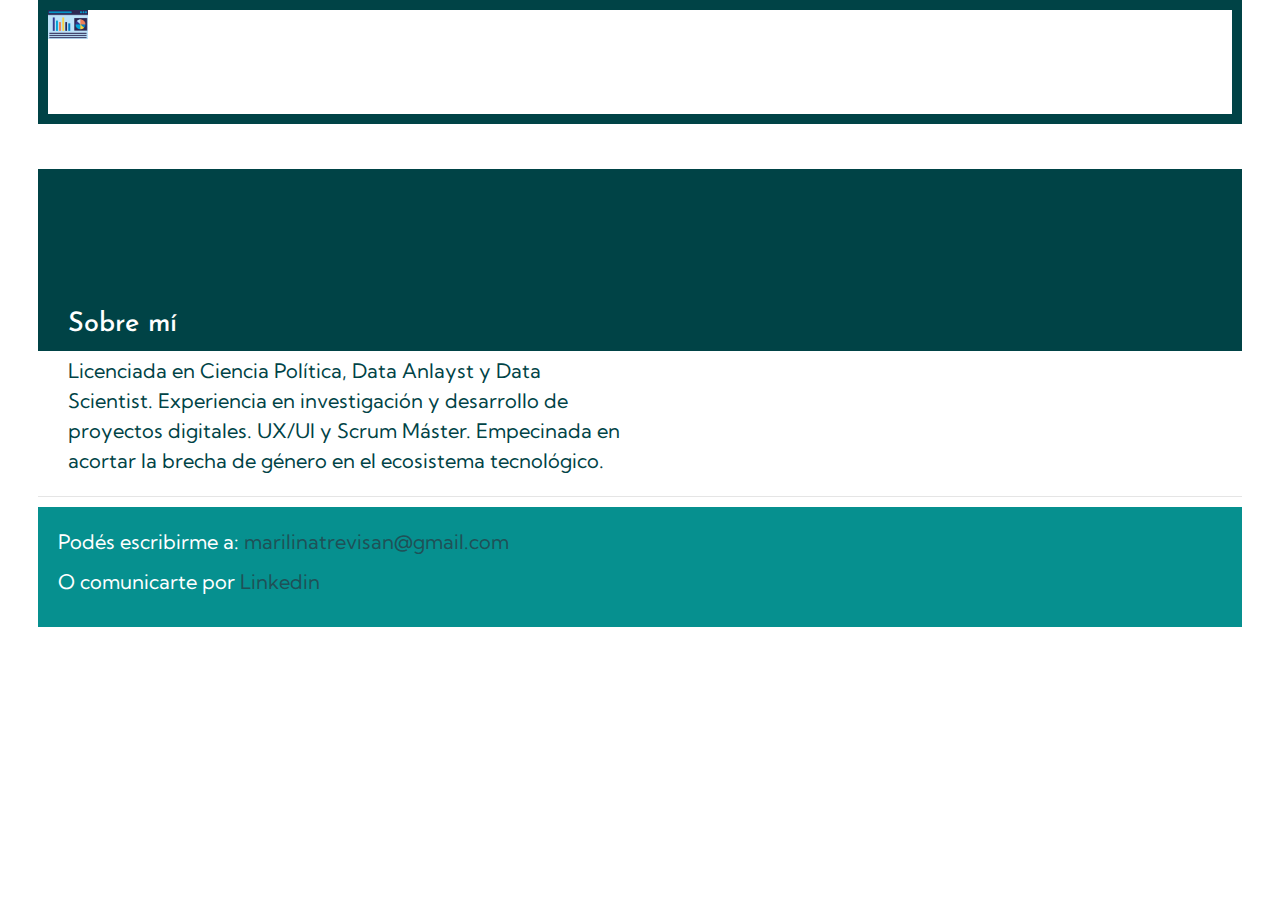
<file: sobremi.html>
<!DOCTYPE html>
<html lang="en">
<head>
	<meta charset="UTF-8">
		<link rel="stylesheet"
					href="https://stackpath.bootstrapcdn.com/bootstrap/4.5.2/css/bootstrap.min.css"
					integrity="sha384-JcKb8q3iqJ61gNV9KGb8thSsNjpSL0n8PARn9HuZOnIxN0hoP+VmmDGMN5t9UJ0Z"
					crossorigin="anonymous">



	<meta name="viewport" content="width=device-width, user-scalable=no">

	<link href="https://fonts.googleapis.com/css2?family=Balsamiq+Sans&family=Josefin+Sans&family=Kumbh+Sans:wght@300;400;700&family=Lato:ital,wght@0,400;0,700;0,900;1,400;1,700&family=Poppins:wght@700&display=swap" rel="stylesheet">
	<link rel="stylesheet" type="text/css" href="estilo.css">
	 <link rel="stylesheet" href="https://cdnjs.cloudflare.com/ajax/libs/animate.css/4.1.1/animate.min.css"
  />
	<title>Marilina Trevisan - Sobre Mí</title>
</head>



<body>
	<!------------------   HEADER  ------------------------->



	<h1><header class="titulo__marilina" class="col-lg-12 col-md-12 col-sm-12"><a href="index.html"><div id="header__logo"><img src="img/logo.jpg" class="img-fluid" alt="logo" height="30" width="40" id="inicio"/></div></a></a>Marilina Trevisan</h1>		
<div class="parrafo">	
	<nav class="animate__animated animate__slideInRight" >
		<ul>
			<li><a class="boton__menu" href="sobremi.html">Sobre mi</a></li>
			<li><a class="boton__menu" href="servicios.html">Servicios</a></li>
			<li><a class="boton__menu" href="trabajos_realizados.html">Trabajos realizados</a></li>
			<li><a class="boton__menu" href="novedades.html">Novedades</a></li>
			<li><a class="boton__menu" href="contacto.html"> Contacto </a></li>
		</ul>
	</nav>
</div>
</header>




<!------------------   SOBRE MI  ------------------------->

<div>
		<h1 class="seccion" id="sobremi" class="animate__animated animate__fadeInLeft">Sobre mí</h1>


		<div id="contenedorSobreMi" class="container-fluid">
		
		<div class="col-lg-6 col-md-4 col-sm-4" class="sobremi"><p class="parrafo" >Licenciada en Ciencia Política, Data Anlayst y Data Scientist. Experiencia en investigación y desarrollo de proyectos digitales. UX/UI y Scrum Máster. Empecinada en acortar la brecha de género en el ecosistema tecnológico. 
		</p> </div>

		<div id="fotomarilina" class="sobremi"> <!--<img src="img/Marilina_Trevisan.jpg" alt="marilinatrevisan" class="img-fluid"> --></div>
	</div>
</div>
<hr>	



<!------------------   FOOTER  ------------------------->
<footer>

	<p class="parrafo"> Podés escribirme a: <a class="parrafo" href="mailto:marilinatrevisan@gmail.com">marilinatrevisan@gmail.com</a> </p>
	<p class="parrafo"> O comunicarte por 
	<a class="parrafo" href="https://linkedin.com/in/marilinatrevisan" target="_blank">Linkedin</a></p>



</footer>


	<script src="https://code.jquery.com/jquery-3.5.1.slim.min.js"
						integrity="sha384-DfXdz2htPH0lsSSs5nCTpuj/zy4C+OGpamoFVy38MVBnE+IbbVYUew+OrCXaRkfj"
						crossorigin="anonymous"></script>
	<script src="https://cdn.jsdelivr.net/npm/popper.js@1.16.1/dist/umd/popper.min.js"
						integrity="sha384-9/reFTGAW83EW2RDu2S0VKaIzap3H66lZH81PoYlFhbGU+6BZp6G7niu735Sk7lN"
						crossorigin="anonymous"></script>
	<script src="https://stackpath.bootstrapcdn.com/bootstrap/4.5.2/js/bootstrap.min.js"
						integrity="sha384-B4gt1jrGC7Jh4AgTPSdUtOBvfO8shuf57BaghqFfPlYxofvL8/KUEfYiJOMMV+rV"
						crossorigin="anonymous"></script>


<script src="https://code.jquery.com/jquery-3.5.1.slim.min.js" integrity="sha384-DfXdz2htPH0lsSSs5nCTpuj/zy4C+OGpamoFVy38MVBnE+IbbVYUew+OrCXaRkfj" crossorigin="anonymous"></script>

</body>
</html>
</file>
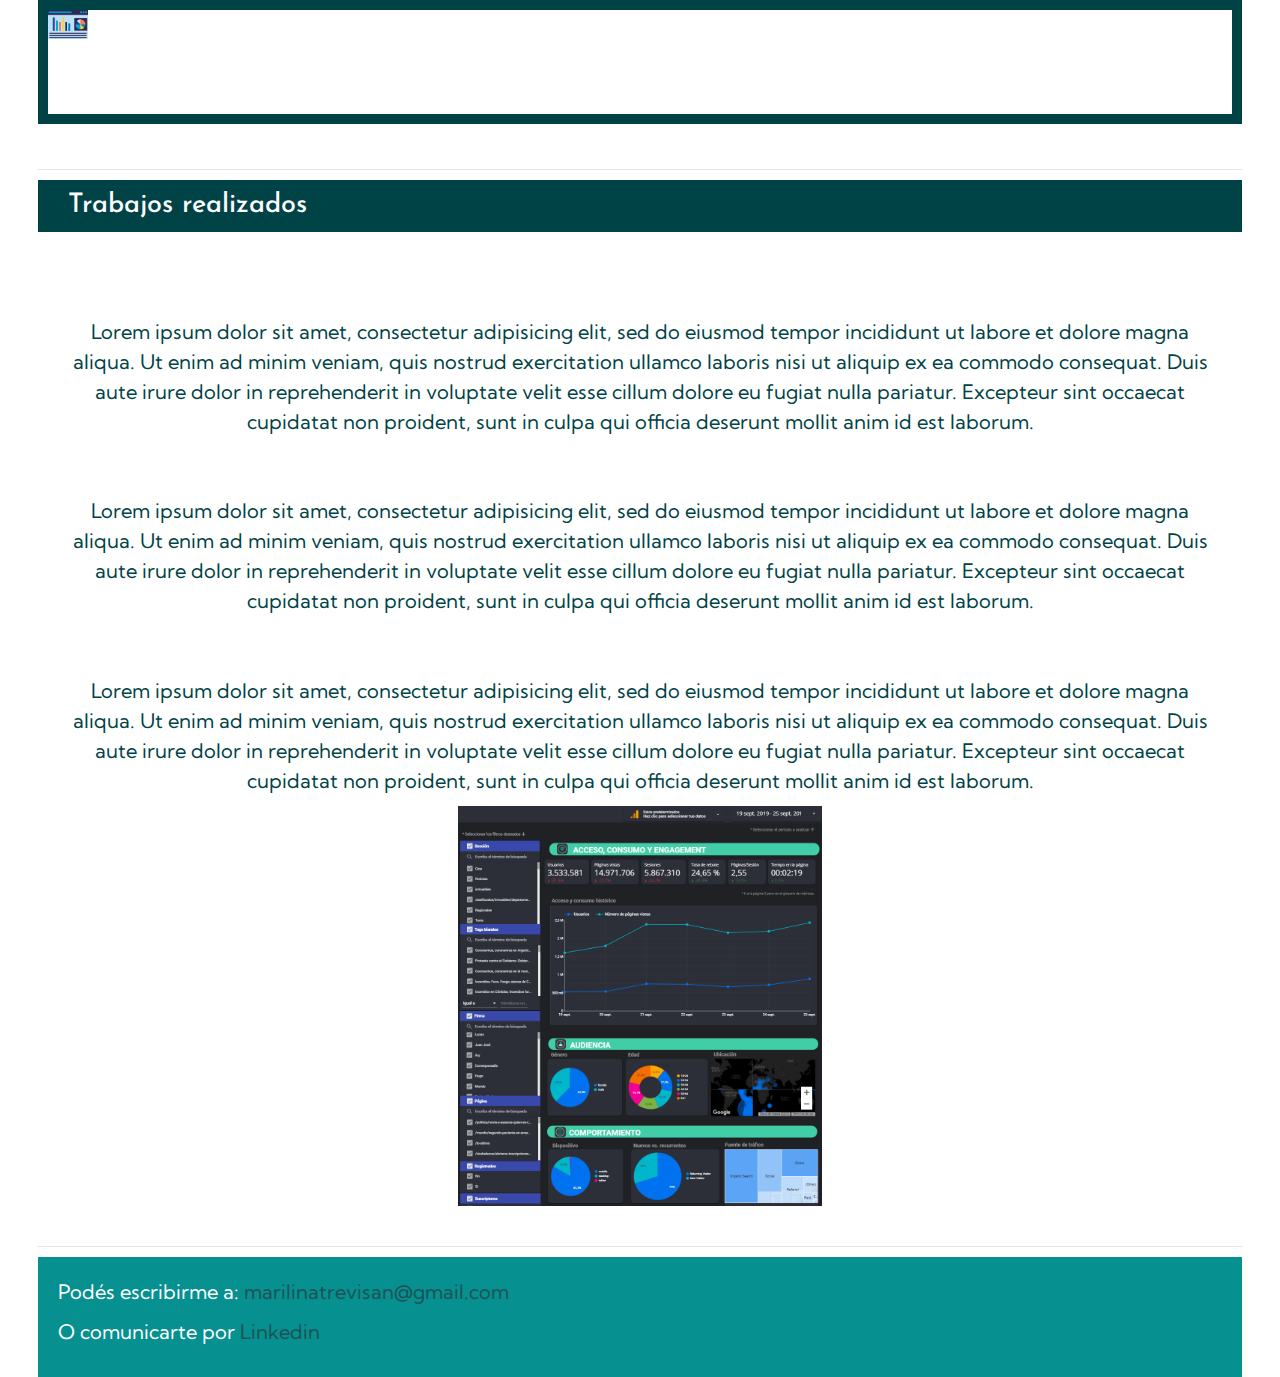
<file: trabajos_realizados.html>
<!DOCTYPE html>
<html lang="en">
<head>
	<meta charset="UTF-8">
	
	<link rel="stylesheet"
					href="https://stackpath.bootstrapcdn.com/bootstrap/4.5.2/css/bootstrap.min.css"
					integrity="sha384-JcKb8q3iqJ61gNV9KGb8thSsNjpSL0n8PARn9HuZOnIxN0hoP+VmmDGMN5t9UJ0Z"
					crossorigin="anonymous">



	<meta name="viewport" content="width=device-width, user-scalable=no">

	<link href="https://fonts.googleapis.com/css2?family=Balsamiq+Sans&family=Josefin+Sans&family=Kumbh+Sans:wght@300;400;700&family=Lato:ital,wght@0,400;0,700;0,900;1,400;1,700&family=Poppins:wght@700&display=swap" rel="stylesheet">
	<link rel="stylesheet" type="text/css" href="estilo.css">
	 <link rel="stylesheet" href="https://cdnjs.cloudflare.com/ajax/libs/animate.css/4.1.1/animate.min.css"
  />
	<title>Marilina Trevisan - Trabajos Realizados</title>
</head>


<body>
	
<!------------------   HEADER  ------------------------->



	<h1><header class="titulo__marilina" class="col-lg-12 col-md-12 col-sm-12"><a href="index.html"><div id="header__logo"><img src="img/logo.jpg" class="img-fluid" alt="logo" height="30" width="40" id="inicio"/></div></a></a>Marilina Trevisan</h1>		
<div class="parrafo">	
	<nav class="animate__animated animate__slideInRight" >
		<ul>
			<li><a class="boton__menu" href="sobremi.html">Sobre mi</a></li>
			<li><a class="boton__menu" href="servicios.html">Servicios</a></li>
			<li><a class="boton__menu" href="trabajos_realizados.html">Trabajos realizados</a></li>
			<li><a class="boton__menu" href="novedades.html">Novedades</a></li>
			<li><a class="boton__menu" href="contacto.html"> Contacto </a></li>
		</ul>
	</nav>
</div>
</header>



<!------------------   TRABAJOS REALIZADOS  ------------------------->

<hr>
	<h1 class="seccion" class="animate__animated animate__fadeInLeft">Trabajos realizados</h1>
	<section id="trabajos_realizados">






			<div>	<h3 class="subtitulos">Trabajo 1</h3>
			<p class="parrafo">Lorem ipsum dolor sit amet, consectetur adipisicing elit, sed do eiusmod
			tempor incididunt ut labore et dolore magna aliqua. Ut enim ad minim veniam,
			quis nostrud exercitation ullamco laboris nisi ut aliquip ex ea commodo
			consequat. Duis aute irure dolor in reprehenderit in voluptate velit esse
			cillum dolore eu fugiat nulla pariatur. Excepteur sint occaecat cupidatat non
			proident, sunt in culpa qui officia deserunt mollit anim id est laborum.</p></div>
			<div>	<h3 class="subtitulos">Trabajo 2</h3>
			<p class="parrafo">Lorem ipsum dolor sit amet, consectetur adipisicing elit, sed do eiusmod
			tempor incididunt ut labore et dolore magna aliqua. Ut enim ad minim veniam,
			quis nostrud exercitation ullamco laboris nisi ut aliquip ex ea commodo
			consequat. Duis aute irure dolor in reprehenderit in voluptate velit esse
			cillum dolore eu fugiat nulla pariatur. Excepteur sint occaecat cupidatat non
			proident, sunt in culpa qui officia deserunt mollit anim id est laborum.</p></div>
			<div><h3 class="subtitulos">Trabajo 3</h3>
				<p class="parrafo">Lorem ipsum dolor sit amet, consectetur adipisicing elit, sed do eiusmod
			tempor incididunt ut labore et dolore magna aliqua. Ut enim ad minim veniam,
			quis nostrud exercitation ullamco laboris nisi ut aliquip ex ea commodo
			consequat. Duis aute irure dolor in reprehenderit in voluptate velit esse
			cillum dolore eu fugiat nulla pariatur. Excepteur sint occaecat cupidatat non
			proident, sunt in culpa qui officia deserunt mollit anim id est laborum.</p>
		<img class="img__servicios" src="img/informe_por_seccion1.png" alt="marilinatrevisan" height="400"></div>

</section>
<hr>




<!------------------   FOOTER  ------------------------->
<footer>

	<p class="parrafo"> Podés escribirme a: <a class="parrafo" href="mailto:marilinatrevisan@gmail.com">marilinatrevisan@gmail.com</a> </p>
	<p class="parrafo"> O comunicarte por 
	<a class="parrafo" href="https://linkedin.com/in/marilinatrevisan" target="_blank">Linkedin</a></p>



</footer>


	<script src="https://code.jquery.com/jquery-3.5.1.slim.min.js"
						integrity="sha384-DfXdz2htPH0lsSSs5nCTpuj/zy4C+OGpamoFVy38MVBnE+IbbVYUew+OrCXaRkfj"
						crossorigin="anonymous"></script>
	<script src="https://cdn.jsdelivr.net/npm/popper.js@1.16.1/dist/umd/popper.min.js"
						integrity="sha384-9/reFTGAW83EW2RDu2S0VKaIzap3H66lZH81PoYlFhbGU+6BZp6G7niu735Sk7lN"
						crossorigin="anonymous"></script>
	<script src="https://stackpath.bootstrapcdn.com/bootstrap/4.5.2/js/bootstrap.min.js"
						integrity="sha384-B4gt1jrGC7Jh4AgTPSdUtOBvfO8shuf57BaghqFfPlYxofvL8/KUEfYiJOMMV+rV"
						crossorigin="anonymous"></script>


<script src="https://code.jquery.com/jquery-3.5.1.slim.min.js" integrity="sha384-DfXdz2htPH0lsSSs5nCTpuj/zy4C+OGpamoFVy38MVBnE+IbbVYUew+OrCXaRkfj" crossorigin="anonymous"></script>


</body>
</html>
</file>
<file: estilo.css>
/* ESTILOS HTML GENERAL Y BODY */

html {
	font-size: 62.5%;
	box-sizing: border-box;
	margin-left: 3%;
	margin-right: 3%;
	overflow: scroll;
    scroll-behavior: smooth;
	max-width:1300px;
}




/* ESTILOS GENERALES: párrafos, h1/3 y a */

p {
	color:#004346;
	font-size:1rem;
	font-family: 'Kumbh Sans', sans-serif;
}


.parrafo {
		font-size: 2rem;
		font-family: 'Kumbh Sans', sans-serif;
	}

@media (max-width: 992px) {
	.parrafo {
			font-size: 2rem;
			padding-left: 20px;
			padding-right: 20px;
			font-family: 'Kumbh Sans', sans-serif;
	}
	
}

@media (max-width: 768px) {
	.parrafo {
			font-size: 1.2rem;
			padding-left: 10px;
			padding-right: 10px;
			font-family: 'Kumbh Sans', sans-serif;
	}
	
}



a {
	color:#1F5157;
	font-size:1rem;
	font-family: 'Kumbh Sans', sans-serif;
}


h1 {
	font-family: 'Josefin Sans', sans-serif;
	background-color: #004346;
	color: white;
	font-size:2rem;
	padding: 1rem;

}


@media (max-width: 992px) {
	h1 {
			font-size: 1.5rem;
			padding-left: px;
			padding-right: 0px;
			padding-top: 0.5rem;
			padding-bottom: 0.5rem;
				}
	
}

@media (max-width: 768px) {
	h1 {
			font-size: 15px;
			padding-left: 5px;
			padding-right: 5px;
			padding-top: 0.5rem;
			padding-bottom: 0.5rem;

		}
	
}


.seccion {
		font-size: 2.7rem;
		padding-left: 30px;
		padding-right: 30px;
		font-family: 'Josefin Sans', sans-serif;
}




@media (max-width: 992px) {
	.seccion {
			font-size: 2.5rem;
			padding-left: 20px;
			padding-right: 20px;
			font-family: 'Josefin Sans', sans-serif;
	}
	
}

@media (max-width: 768px) {
	.seccion {
			font-size: 1.5rem;
			padding-left: 10px;
			padding-right: 10px;
			font-family: 'Josefin Sans', sans-serif;
	}
	
}



h3 {
	font-size: 1.5rem;
	font-family: 'Lato', sans-serif;
	color:#06908f;
	text-transform: bold;
	font-family: 'Josefin Sans', sans-serif;
}







.subtitulos {
		font-size: 2.7rem;

		padding-right: 30px;
		padding-top: 1.2rem;
		font-weight: bold;
		}

@media (max-width: 992px) {
	.subtitulos {
			font-size: 2rem;
			padding-left: 20px;
			padding-right: 80px;
			padding-top: 1.2rem;
			font-weight: bold;
		}
	
}

@media (max-width: 768px) {
	.subtitulos {
			font-size: 1.3rem;
			padding-left: 0px;
			padding-right: 0px;
			padding-top: 0px;
			padding-bottom: 0rem;
			font-weight: bold;	
			margin: 10px;
		}
	
}



h5 {
	font-family: 'Lato', sans-serif;
	color: black;
	font-size:1.2rem;


	/*text-align: center;*/
}

@media (max-width: 992px) {
	h5 {
			padding-top: 1rem;
			padding-bottom: 1rem;

		}
	
}

@media (max-width: 768px) {
	h5 {
		margin: 5px;

			padding-top: 0px;
			padding-bottom: 0rem;

		}
	
}




/* ESTILOS HEADER */

header {
	font-family: 'Kumbh Sans', sans-serif;
	font-weight: normal;
	color: white;
	background-color: white;
	animation-name: aparecer;
	animation-duration: 3s;
}



@keyframes aparecer {
	0% {
		opacity: 0;
	}
	100% {
		opacity: 1;
	}
}




#header__logo {
			width: 400px; /*ancho*/
			height: 80px; /*alto*/
			padding-bottom: 8px;

}

@media (max-width: 992px) {
	#header__logo {
			width: 300px; /*ancho*/
			height: 70px; /*alto*/

	}
	
}

@media (max-width: 768px) {
	#header__logo {
			width: 200px; /*ancho*/
			height: 45px; /*alto*/
	}
	
}

/* MENÚ */

.menu {
			padding-top: 1rem;
			padding-bottom: 0.1rem;
			margin-bottom: 0rem;
			max-width: 1300px;
			font-family: 'Josefin Sans', sans-serif;
			background-color: #06908f;
		}


/* ESTILOS MENU */


body nav ul li a {
	display: inline-block;
	text-decoration: none;
	color:white;


} 

body nav ul li a:hover {
	background-color: #0ca4a5;
	transform: scale(1.2);
	text-decoration: none;
	color: white;
}


nav ul {
	display: flex;
	flex-wrap: nowrap;
	color: white;
	text-align: center;
	padding-inline-start: 0px;
}

li {
	display: inline;
	width: 50%;
	transition: all 3s;
}


.boton__menu {
		font-size: 2rem;

}

@media (max-width: 992px) {
	.boton__menu {
			font-size: 1.5rem;

	}
	
}

@media (max-width: 768px) {
	.boton__menu {
			font-size: 1rem;

	}
	
}

 
header nav ul {
	list-style: none;
	overflow: hidden;
}
 
 nav ul li {
	float: left;
}
 
header nav ul li a {
	display: block;
}


/* --- Clase que agregaremos cuando el usuario haga scroll --- */
.contenedorMenu {
	position:fixed;
	width: 100%;
	padding-right: 6%;
	margin: 0px;
	z-index:1000;
	top:0;
	width:100%;


}

@media (max-width: 992px) {
	.contenedorMenu {
		padding-right: 6%;

		}
	
}

@media (max-width: 768px) {
		#sobremi {
			padding-right: 20%;

		}
	
}


/* SECCION SOBRE MI */

#sobremi {
	padding-top: 14rem;
}

@media (max-width: 992px) {
	#sobremi {
			padding-top: 12rem;
			padding-bottom: 0rem;

		}
	
}

@media (max-width: 768px) {
	#sobremi {
			padding-top: 9rem;
			padding-bottom: 0rem;
			padding-right: 0px;

		}
	
}
#contenedorSobreMi {
	display: inline-flex;
	flex-direction: row;
/*	background-image: url("https://drive.google.com/uc?export=view&id=1qfkGGkKlb4TY2LNIvAP6j__V0rBGsxEe"); 
	background-repeat: no-repeat;
	background-size: cover;*/


}

.titulosobremi {
	display: inline-block;
  	animation: animate__animated animate__fadeInRight; /* referring directly to the animation's @keyframe declaration 
  	animation-duration: 2s; /* don't forget to set a duration! */

}

.sobremi_texto {

			padding-left: 80px;
			padding-right: 30px;
			padding-top: 80px;
			font-size: 2.5rem;
}


@media (max-width: 992px) {
	.sobremi_texto {
			font-size: 2rem;
			padding-left: 80px;
			padding-right: 30px;
	}
	
}

@media (max-width: 768px) {
	.sobremi_texto {
			font-size: 1.5rem;
			padding-left: 30px;
			padding-right: 30px;
			padding-top: 2rem;
	}

	
}




.fotomarilina {

			width: 300px; /*ancho*/
			height: 500px; /*alto*/
			padding-top: 2rem;
			padding-bottom: 5rem;
}


@media (max-width: 992px) {
	.fotomarilina {
			width: 250px; /*ancho*/
			height: 400px; /*alto*/
			padding-top: 2rem;
			padding-bottom: 0rem;
			padding-right: 3rem;
	}
	
}

@media (max-width: 768px) {
	.fotomarilina {
			width: 300px; /*ancho*/
			height: 450px; /*alto*/
			padding-top: 2rem;
			padding-left: 40px;
			padding-bottom: 0px;
	}
	
}

.QuePuedoHacerPorVos {
	padding-left: 8rem;
	font-size: 2.5rem;
	text-decoration: none;
}

@media (max-width: 992px) {
	.QuePuedoHacerPorVos {
			padding-left: 7rem;
			font-size: 2.2rem;
			text-decoration: none;
	}
	
}

@media (max-width: 768px) {
	.QuePuedoHacerPorVos {
			padding-left: 3rem;
			font-size: 1.6rem;
			text-decoration: none;

	}
	
}



body div div a:hover  {
	background-color: beige;
	transform: scale(2.3);
	text-decoration: none;
	color:#004346;
}

/*
.grid {
	display: grid;
	grid-template-columns: 2fr 2fr;
	grid-template-rows: 2fr 2fr;
}
*/



/* ESTILOS DE LA SECCION SERVICIOS */


.contenedorServicios {

		margin-left: 5rem;
		margin-right: 5rem;
}

@media (max-width: 992px) {
	.contenedorServicios {

		margin-left: 3rem;
		margin-right: 3rem;

	}
	
}

@media (max-width: 768px) {
	.contenedorServicios {
		margin-left: 1rem;
		margin-right: 1rem;

	}
	
}



.btn-link {
		padding: 0px;
}

@media (max-width: 992px) {
			.btn-link {
		padding: 0px;

	}
	
}

@media (max-width: 768px) {
			.btn-link {
		padding: 0px;
		margin: 0px;

	}
	
} 



/* ESTILOS DE LA SECCION TRABAJOS REALIZADOS */


#trabajos_realizados {
	text-align: center;
	color: white;
	padding: 3rem;

	display: flex;
	flex-direction: column;
	background-image: url(https://drive.google.com/uc?export=view&id=16jCD3lJWTDuryjV79bS-bHcAXJvkKl1n);
/*	background-image: linear-gradient(to top, #004346 0%, #0ca4a5 100%);
*/
}

.card-header {
	background-color: #06908f;
	padding: 0px;
}


@media (max-width: 992px) {
			.card-header {
	margin: 2rem;
	padding: 0rem;
	margin: 0rem;
	}
	
}

@media (max-width: 768px) {
			.card-header {
	font-size: 1rem;
	padding: 0rem;
	margin: 0rem;

	}
	
}



.contenedorExplorador {
	height: 100%;
	width: 100%;
}



#trabajos_realizados h3 {
	color: white;
	font-weight: bolder;
}




/* ESTILOS DE LA SECCION NOVEDADES */

.card {
	margin: 3rem;
}


@media (max-width: 992px) {
			.card {
	margin: 2rem;

	}
	
}

@media (max-width: 768px) {
			.card {
	margin: 0.2rem;

	}
	
}

/* Para tener un ancho máximo debemos de establecer el width del DIV.delimitador */
.delimitador{
	width:100%;
	height:100%;
	margin:auto;
}
/* El contenedor con el padding-top crea el tamaño del vídeo */
.contenedor{
	height:100%;
	width:100%;
	max-width:1500px; /* Así establecemos el ancho máximo (si lo queremos) */
	padding-top:56.25%; /* Relación: 16/9 = 56.25% */
	position:relative;
}
/* El iframe se adapta al tamaño del contenedor */
	iframe{
	height:100%;
	width:100%;
	top:0px;
	left:0px;
}




/* ESTILO DE CONTACTO Y FORM */

form {
	font-size: 1rem;
	color: #06908f;
	padding-left: 0rem;

}

fieldset {
	display: block;
	padding-left: 2rem;
	padding-right: 2rem;
}


.form-control {
	font-size: 1.5rem;
}



/* ESTILO DEL FOOTER*/


.volveralinicio {
			color: #004346;
			font-size: 2.5rem;
			font-family: 'Josefin Sans', sans-serif;
			text-decoration: none;	
			font-weight: bolder;
}


@media (max-width: 992px) {
			.volveralinicio {
			font-size: 2rem;

	}
	
}

@media (max-width: 768px) {
			.volveralinicio {
			font-size: 1.5rem;

	}
	
}

.volveralinicio:hover {
	background-color: #0ca4a5;
	transform: scale(1.3);
	text-decoration: none;
	color:white;
}



footer {
	font-family: 'Josefin Sans', sans-serif;
	font-weight: normal;
	font-size: 1rem;
	padding: 2rem;
	background-color: #06908f;*/
	background-image: linear-gradient(to top, #06908f 0%, #0ca4a5 100%);

}


footer p {
	color: white;

}
</file>
